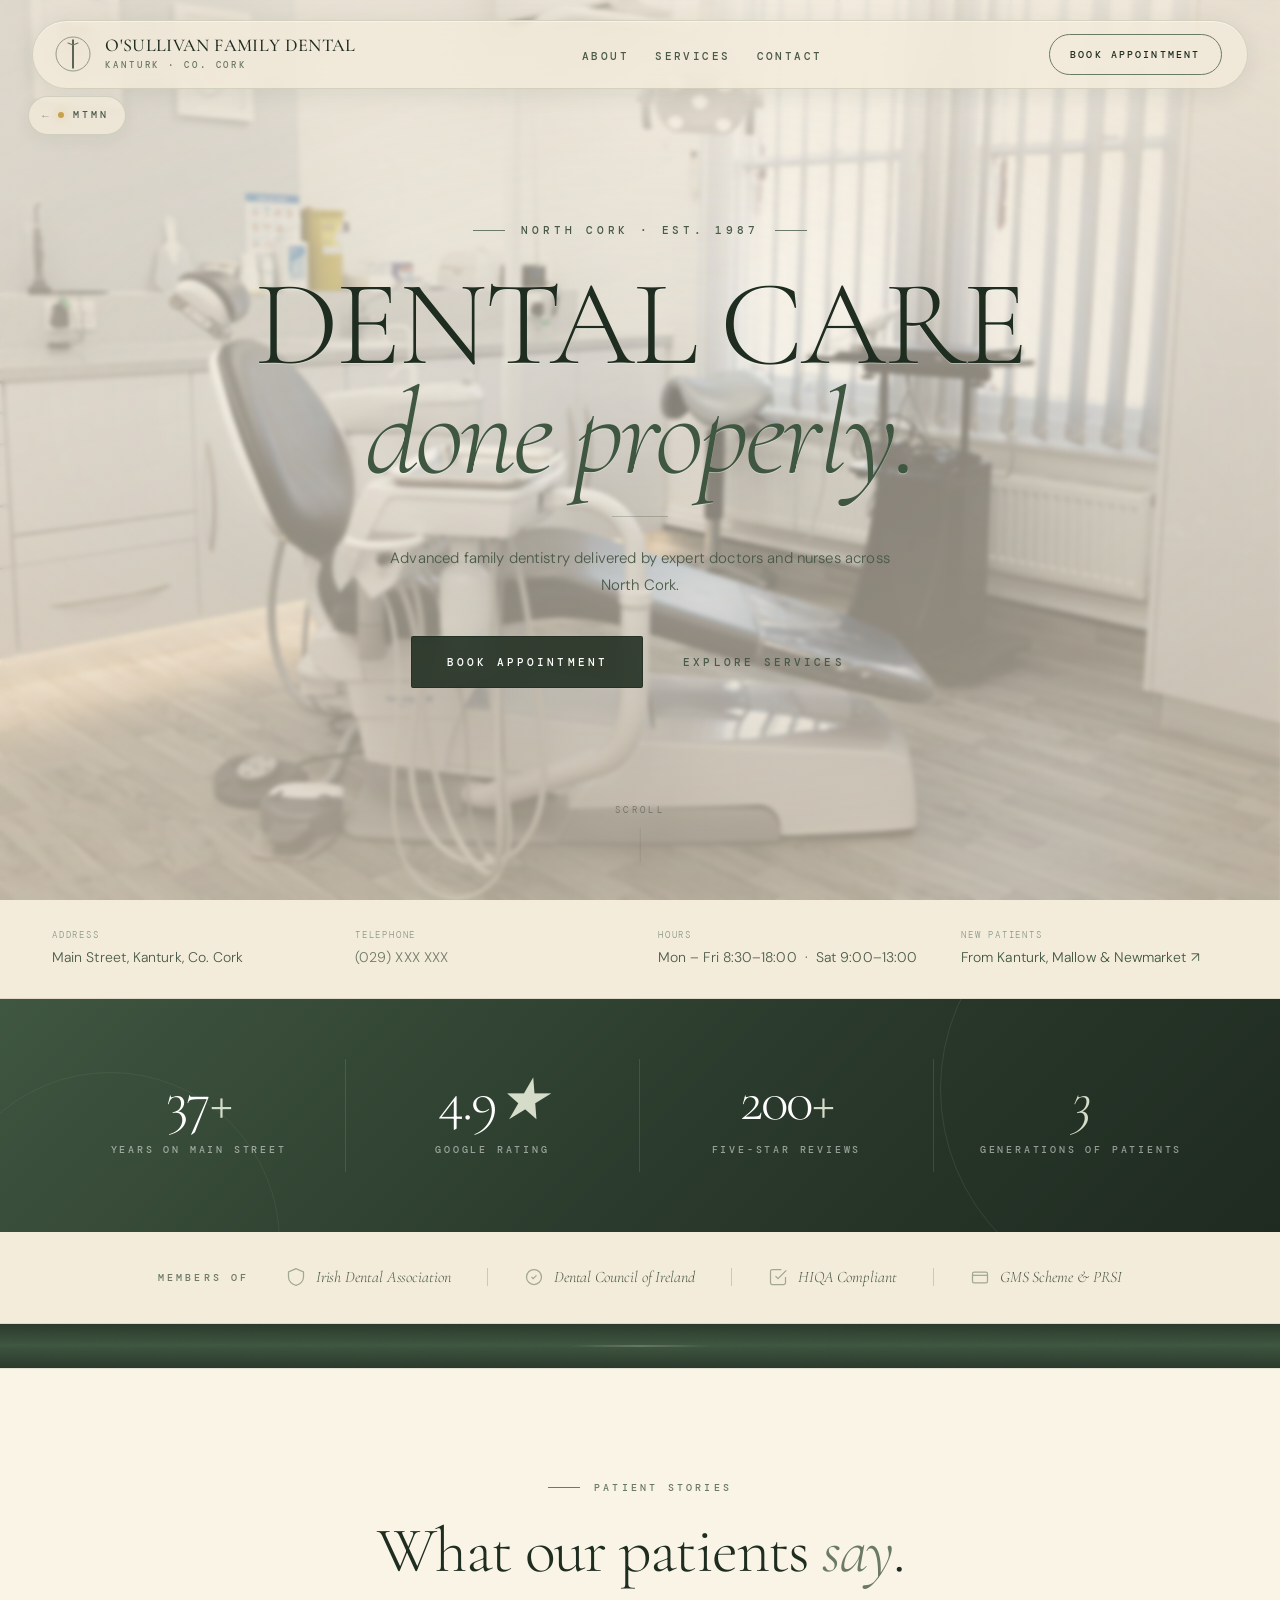
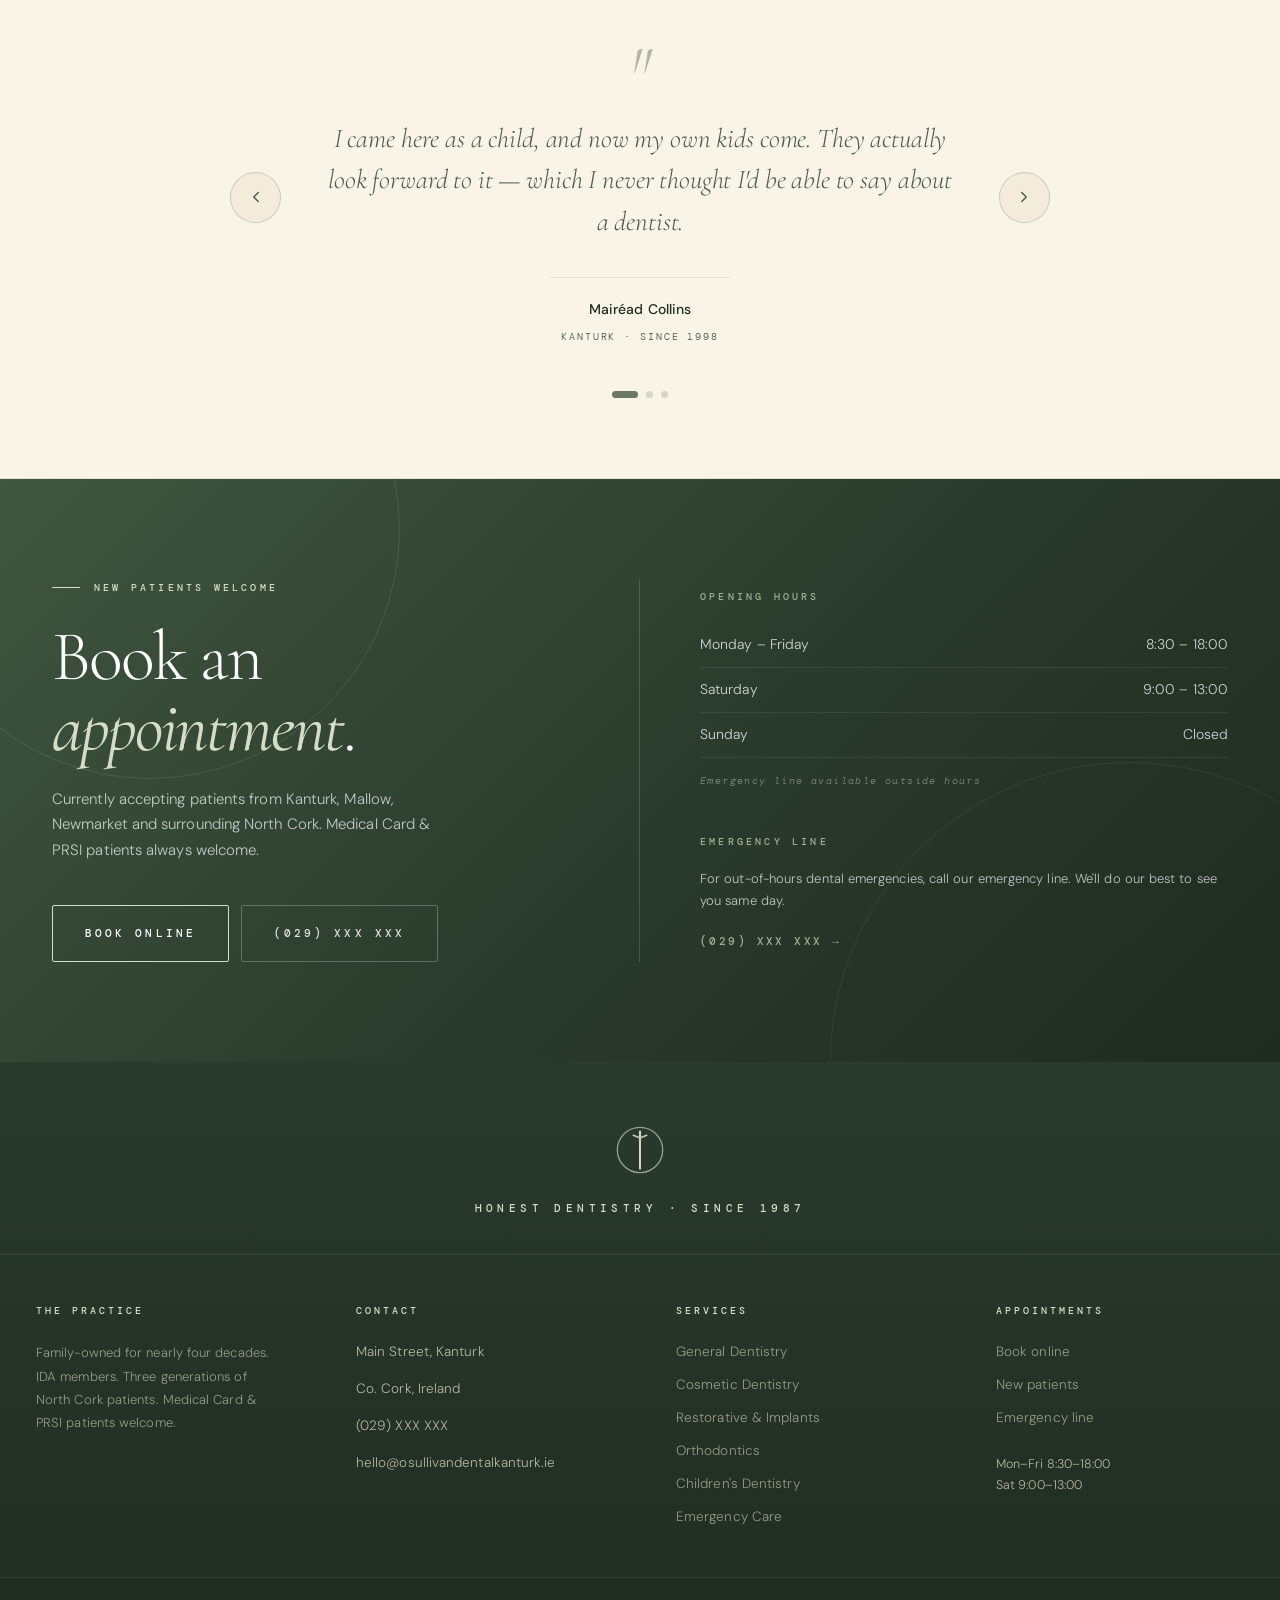
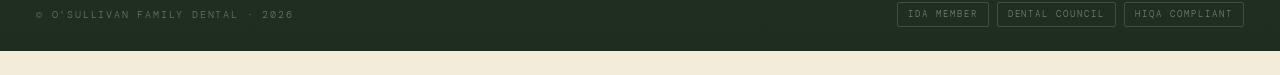
<file: index.html>
<!DOCTYPE html>
<html lang="en">
<head>
<meta charset="utf-8">
<meta http-equiv="refresh" content="0;url=demo-index.html">
<link rel="canonical" href="demo-index.html">
<title>O'Sullivan Family Dental</title>
</head>
<body></body>
</html>
</file>
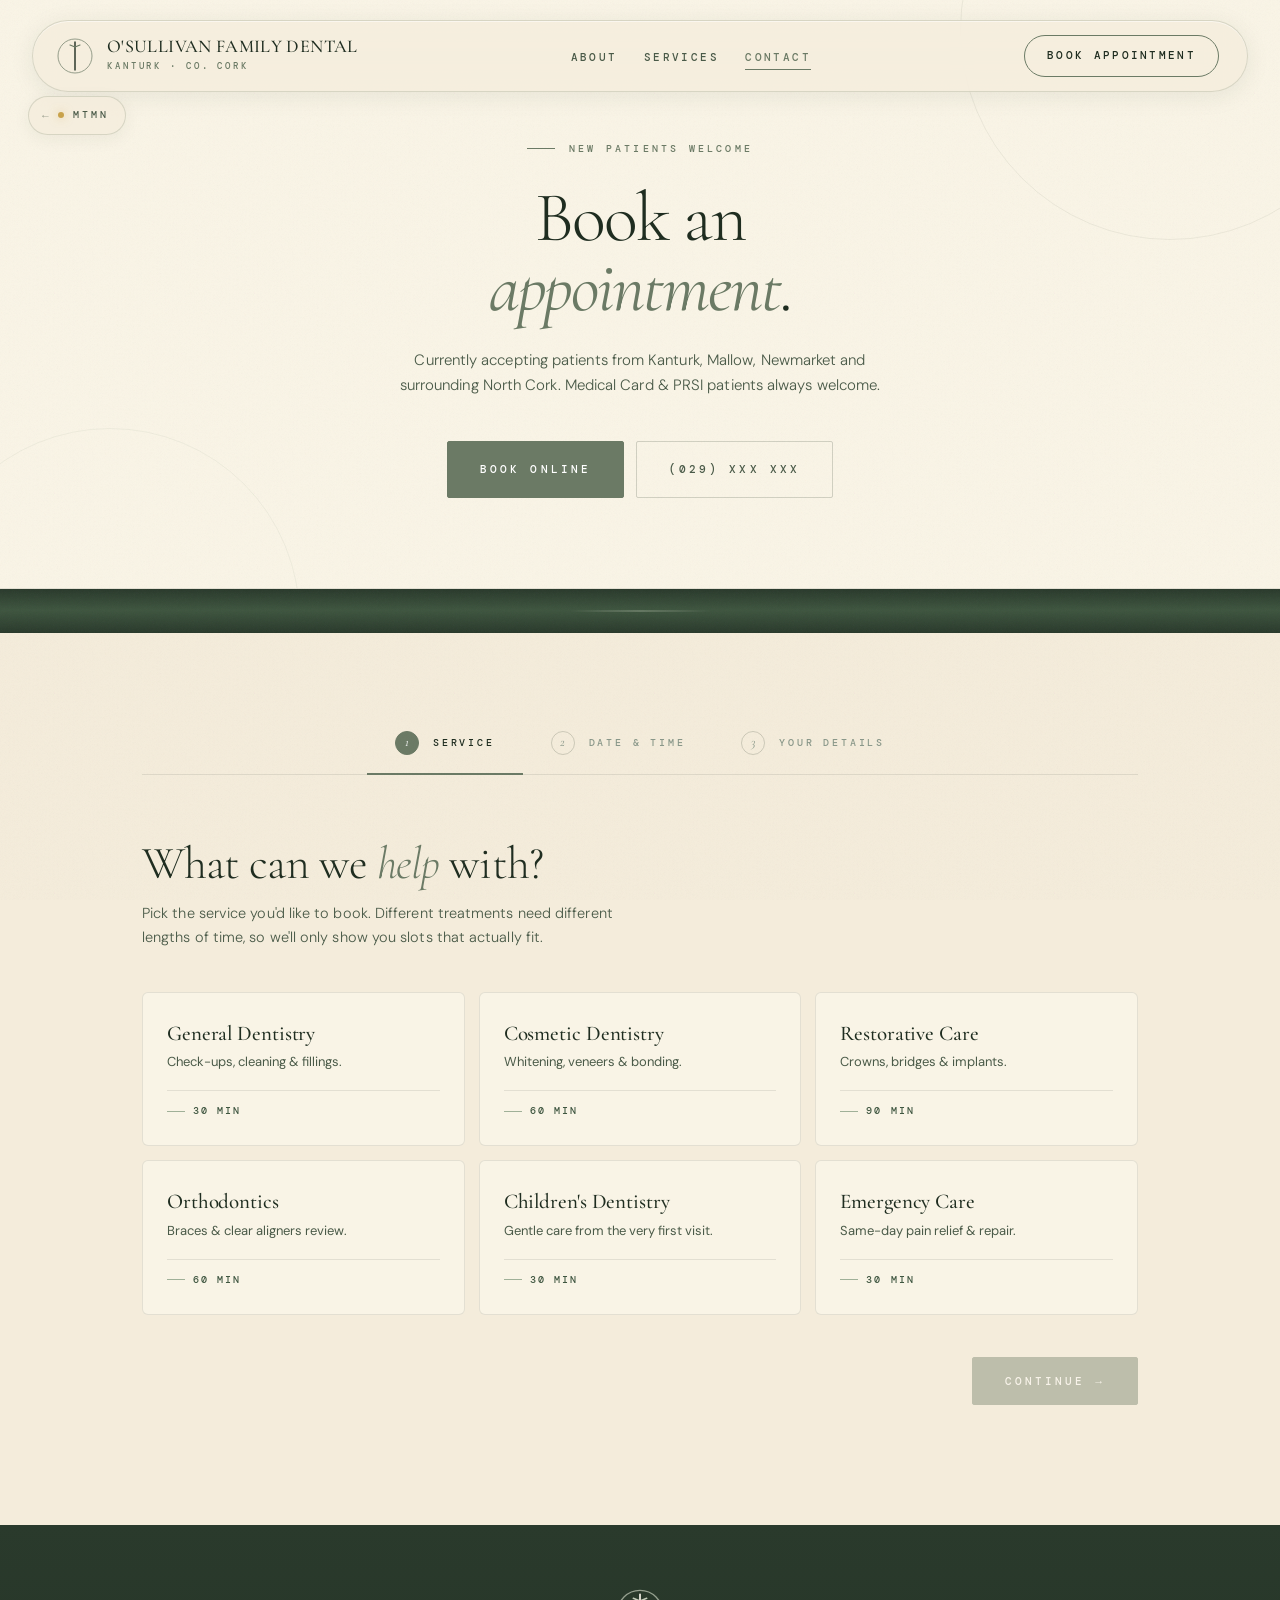
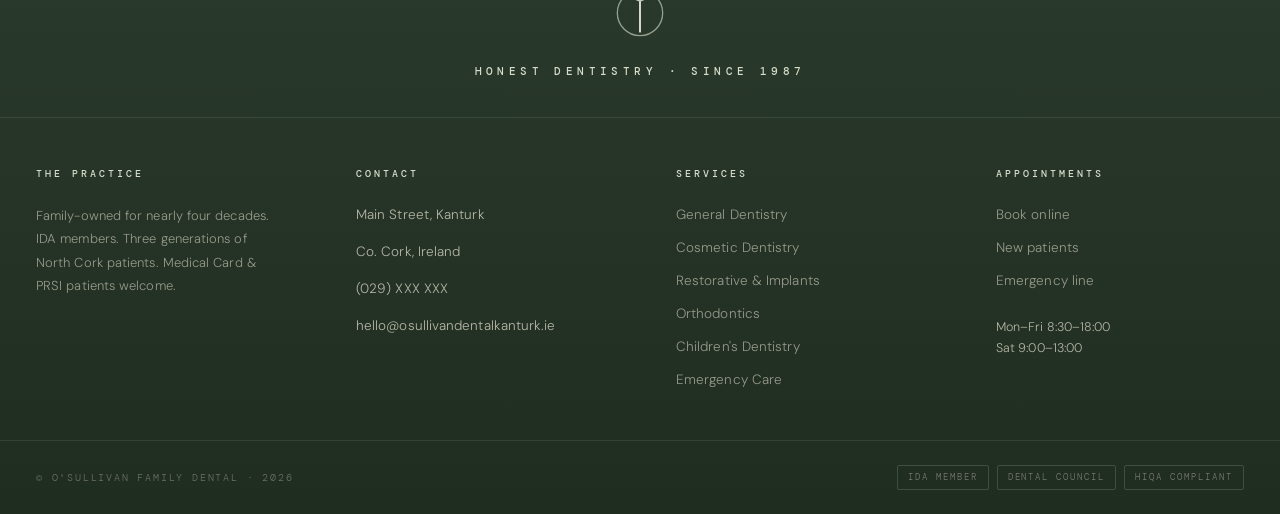
<file: demo-contact.html>
<!DOCTYPE html>
<html lang="en">
<head>
<meta charset="utf-8">
<meta name="viewport" content="width=device-width,initial-scale=1">
<title>Book an Appointment — O'Sullivan Family Dental, Kanturk</title>
<meta name="description" content="Book your appointment at O'Sullivan Family Dental, Main Street, Kanturk. Online booking or by phone — Medical Card and PRSI patients welcome.">
<link rel="preconnect" href="https://fonts.googleapis.com">
<link rel="preconnect" href="https://fonts.gstatic.com" crossorigin>
<link href="https://fonts.googleapis.com/css2?family=Cormorant+Garamond:ital,wght@0,300;0,400;0,500;0,600;1,300;1,400;1,500&family=DM+Sans:wght@300;400;500;600&family=DM+Mono:wght@400;500&display=swap" rel="stylesheet">
<link rel="stylesheet" href="demo-shared.css">
</head>
<body>

<!-- BACK TO MTMN -->
<a class="mtmn-back" href="https://mtmndigital.ie/" aria-label="Back to MTMN Digital">
  <span class="mtmn-back-arrow">←</span>
  <span class="mtmn-back-dot" aria-hidden="true"></span>
  <span>MTMN</span>
</a>

<!-- NAV -->
<nav id="mainNav">
  <div class="nav-brand">
    <a href="demo-index.html" style="display:flex;align-items:center;gap:14px">
      <svg class="nav-logo-mark" viewBox="0 0 36 36" fill="none">
        <circle cx="18" cy="18" r="17" stroke="#6B7A65" stroke-width="1" fill="none" opacity="0.7"/>
        <line x1="18" y1="4" x2="18" y2="32" stroke="#1F2D20" stroke-width="1.4" stroke-linecap="round"/>
        <line x1="18" y1="9" x2="23" y2="7" stroke="#6B7A65" stroke-width="1.2" stroke-linecap="round"/>
        <line x1="18" y1="9" x2="13" y2="7" stroke="#6B7A65" stroke-width="1.2" stroke-linecap="round"/>
      </svg>
      <div class="nav-brand-text">
        <div class="nav-brand-name">O'Sullivan Family Dental</div>
        <div class="nav-brand-sub">Kanturk · Co. Cork</div>
      </div>
    </a>
  </div>
  <ul>
    <li><a href="demo-about.html">About</a></li>
    <li><a href="demo-services.html">Services</a></li>
    <li><a href="demo-contact.html" class="active">Contact</a></li>
  </ul>
  <a class="nav-cta" href="#book">Book Appointment</a>
</nav>

<!-- MOBILE MENU -->
<button class="nav-mobile-trigger" id="navMobileTrigger" aria-expanded="false" aria-controls="navMobilePanel">
  <span>Menu</span>
  <svg class="nav-mobile-chev" viewBox="0 0 24 24" fill="none" stroke="currentColor" stroke-width="2.2" stroke-linecap="round"><path d="M6 9l6 6 6-6"/></svg>
</button>
<div class="nav-mobile-panel" id="navMobilePanel">
  <a href="demo-index.html">Home</a>
  <a href="demo-about.html">About</a>
  <a href="demo-services.html">Services</a>
  <a href="demo-contact.html" class="active">Contact</a>
</div>

<!-- BOOKING CTA — light, centered, no hours -->
<section class="booking-cta-light">
  <div class="booking-cta-inner-centered">
    <div class="booking-cta-label">New patients welcome</div>
    <h2 class="booking-cta-heading">Book an<br><em>appointment</em>.</h2>
    <p class="booking-cta-sub">Currently accepting patients from Kanturk, Mallow, Newmarket and surrounding North Cork. Medical Card &amp; PRSI patients always welcome.</p>
    <div class="booking-cta-actions">
      <a class="btn-book-main" href="#book">Book Online</a>
      <a class="btn-book-call" href="tel:+35329XXXXXX">(029) XXX XXX</a>
    </div>
  </div>
</section>

<div class="section-break"></div>

<!-- BOOKING CALENDAR -->
<section class="booking-calendar" id="book">
  <div class="booking-calendar-inner">

    <!-- Step indicator -->
    <div class="booking-steps-bar">
      <div class="booking-step-pill is-active" data-pill="1">
        <span class="step-num-circle">1</span><span>Service</span>
      </div>
      <div class="booking-step-pill" data-pill="2">
        <span class="step-num-circle">2</span><span>Date &amp; Time</span>
      </div>
      <div class="booking-step-pill" data-pill="3">
        <span class="step-num-circle">3</span><span>Your Details</span>
      </div>
    </div>

    <!-- STEP 1: Service -->
    <div class="booking-step-panel is-active" data-panel="1">
      <h2 class="booking-step-heading">What can we <em>help</em> with?</h2>
      <p class="booking-step-sub">Pick the service you'd like to book. Different treatments need different lengths of time, so we'll only show you slots that actually fit.</p>
      <div class="service-options" id="serviceOptions"><!-- rendered by JS --></div>
      <div class="booking-step-actions">
        <span></span>
        <button class="booking-next-btn" id="step1Next" disabled>Continue →</button>
      </div>
    </div>

    <!-- STEP 2: Date & Time -->
    <div class="booking-step-panel" data-panel="2">
      <h2 class="booking-step-heading">Pick a <em>date</em> &amp; time.</h2>
      <p class="booking-step-sub" id="step2Sub">Greyed-out times are already booked or don't have enough room before the next appointment.</p>
      <div class="calendar-wrap">
        <div>
          <div class="calendar">
            <div class="calendar-header">
              <div class="calendar-month" id="calendarMonth"></div>
              <div class="calendar-nav">
                <button class="calendar-nav-btn calendar-nav-prev" aria-label="Previous month">
                  <svg width="14" height="14" viewBox="0 0 24 24" fill="none" stroke="currentColor" stroke-width="1.8" stroke-linecap="round" stroke-linejoin="round"><path d="M15 18l-6-6 6-6"/></svg>
                </button>
                <button class="calendar-nav-btn calendar-nav-next" aria-label="Next month">
                  <svg width="14" height="14" viewBox="0 0 24 24" fill="none" stroke="currentColor" stroke-width="1.8" stroke-linecap="round" stroke-linejoin="round"><path d="M9 18l6-6-6-6"/></svg>
                </button>
              </div>
            </div>
            <div class="calendar-grid" id="calendarGrid"><!-- rendered by JS --></div>
          </div>
          <div class="calendar-key">
            <div class="calendar-key-item"><span class="calendar-key-swatch swatch-available"></span> Available</div>
            <div class="calendar-key-item"><span class="calendar-key-swatch swatch-selected"></span> Selected</div>
            <div class="calendar-key-item"><span class="calendar-key-swatch swatch-closed"></span> Closed / past</div>
          </div>
        </div>
        <div class="timeslots-panel" id="timeslotsPanel">
          <div class="timeslots-empty">Pick a day to see<br>available appointment times.</div>
        </div>
      </div>
      <div class="booking-step-actions">
        <button class="booking-back-link" data-back="1">← Back to service</button>
        <button class="booking-next-btn" id="step2Next" disabled>Continue →</button>
      </div>
    </div>

    <!-- STEP 3: Details -->
    <div class="booking-step-panel" data-panel="3">
      <h2 class="booking-step-heading">Last step — your <em>details</em>.</h2>
      <p class="booking-step-sub">We'll send a confirmation by phone or email. Nothing more — we don't share your details with anyone.</p>
      <div class="booking-details-grid">
        <div class="booking-summary" id="bookingSummary"><!-- rendered by JS --></div>
        <div class="booking-form" id="bookingForm">
          <div class="field-row">
            <div class="field-group">
              <label class="field-label" for="bf-firstname">First name</label>
              <input class="field-input" id="bf-firstname" type="text" autocomplete="given-name" required>
            </div>
            <div class="field-group">
              <label class="field-label" for="bf-lastname">Last name</label>
              <input class="field-input" id="bf-lastname" type="text" autocomplete="family-name" required>
            </div>
          </div>
          <div class="field-row">
            <div class="field-group">
              <label class="field-label" for="bf-phone">Phone</label>
              <input class="field-input" id="bf-phone" type="tel" autocomplete="tel" placeholder="+353 ..." required>
            </div>
            <div class="field-group">
              <label class="field-label" for="bf-email">Email</label>
              <input class="field-input" id="bf-email" type="email" autocomplete="email" placeholder="optional">
            </div>
          </div>
          <div class="field-group">
            <label class="field-label" for="bf-notes">Anything we should know? <span style="font-family:var(--serif);font-style:italic;text-transform:none;letter-spacing:0;color:var(--ink-faint);font-size:11px">(optional)</span></label>
            <textarea class="field-textarea" id="bf-notes" placeholder="Nervous patient, Medical Card holder, particular concern, anything at all..."></textarea>
          </div>
          <button class="booking-submit" id="bookingSubmit">Confirm appointment →</button>
        </div>
      </div>
      <div class="booking-step-actions">
        <button class="booking-back-link" data-back="2">← Back to date &amp; time</button>
        <span></span>
      </div>
    </div>

    <!-- STEP 4: Confirmation -->
    <div class="booking-step-panel" data-panel="4">
      <div class="booking-confirm">
        <div class="booking-confirm-tick">
          <svg width="32" height="32" viewBox="0 0 24 24" fill="none" stroke="currentColor" stroke-width="2" stroke-linecap="round" stroke-linejoin="round"><polyline points="20 6 9 17 4 12"/></svg>
        </div>
        <h3>Appointment <em>requested.</em></h3>
        <p>We've received your booking request. We'll be in touch shortly to confirm — usually within a few hours during practice hours.</p>
        <div class="booking-confirm-summary" id="confirmSummary"><!-- filled by JS --></div>
        <div>
          <button class="booking-secondary" id="bookingReset">Make another booking</button>
        </div>
      </div>
    </div>

  </div>
</section>

<!-- FOOTER -->
<footer>
  <div class="footer-mark">
    <div class="footer-mark-logo">
      <svg viewBox="0 0 36 36" fill="none">
        <circle cx="18" cy="18" r="17" stroke="#D5DCC9" stroke-width="1" fill="none" opacity="0.7"/>
        <line x1="18" y1="4" x2="18" y2="32" stroke="#FAF6EC" stroke-width="1.4" stroke-linecap="round"/>
        <line x1="18" y1="9" x2="23" y2="7" stroke="#D5DCC9" stroke-width="1.2" stroke-linecap="round"/>
        <line x1="18" y1="9" x2="13" y2="7" stroke="#D5DCC9" stroke-width="1.2" stroke-linecap="round"/>
      </svg>
    </div>
    <div class="footer-mark-tagline">Honest Dentistry · Since 1987</div>
  </div>
  <div class="footer-top">
    <div class="footer-panel">
      <div class="footer-panel-label">The Practice</div>
      <p>Family-owned for nearly four decades. IDA members. Three generations of North Cork patients. Medical Card &amp; PRSI patients welcome.</p>
    </div>
    <div class="footer-panel">
      <div class="footer-panel-label">Contact</div>
      <div class="footer-contact-item"><span class="footer-contact-val">Main Street, Kanturk</span></div>
      <div class="footer-contact-item"><span class="footer-contact-val">Co. Cork, Ireland</span></div>
      <div class="footer-contact-item" style="margin-top:14px"><a class="footer-contact-val" href="tel:+35329XXXXXX">(029) XXX XXX</a></div>
      <div class="footer-contact-item"><a class="footer-contact-val" href="mailto:hello@osullivandentalkanturk.ie">hello@osullivandentalkanturk.ie</a></div>
    </div>
    <div class="footer-panel">
      <div class="footer-panel-label">Services</div>
      <div class="footer-services-list">
        <a href="demo-services.html">General Dentistry</a>
        <a href="demo-services.html">Cosmetic Dentistry</a>
        <a href="demo-services.html">Restorative &amp; Implants</a>
        <a href="demo-services.html">Orthodontics</a>
        <a href="demo-services.html">Children's Dentistry</a>
        <a href="demo-services.html">Emergency Care</a>
      </div>
    </div>
    <div class="footer-panel">
      <div class="footer-panel-label">Appointments</div>
      <div class="footer-services-list">
        <a href="demo-contact.html#book">Book online</a>
        <a href="demo-contact.html">New patients</a>
        <a href="tel:+35329XXXXXX">Emergency line</a>
      </div>
      <div class="footer-contact-item" style="margin-top:24px">
        <span class="footer-contact-val" style="font-size:12.5px;line-height:1.7">Mon–Fri 8:30–18:00<br>Sat 9:00–13:00</span>
      </div>
    </div>
  </div>
  <div class="footer-bottom">
    <span class="footer-copy">© O'Sullivan Family Dental · 2026</span>
    <div class="footer-accreds">
      <span class="footer-accred">IDA Member</span>
      <span class="footer-accred">Dental Council</span>
      <span class="footer-accred">HIQA Compliant</span>
    </div>
  </div>
</footer>

<!-- MOBILE FAB -->
<a href="tel:+35329XXXXXX" class="mobile-call-fab" aria-label="Call the practice">
  <svg width="16" height="16" viewBox="0 0 24 24" fill="none" stroke="currentColor" stroke-width="2" stroke-linecap="round"><path d="M22 16.92v3a2 2 0 01-2.18 2 19.79 19.79 0 01-8.63-3.07 19.5 19.5 0 01-6-6 19.79 19.79 0 01-3.07-8.67A2 2 0 014.11 2h3a2 2 0 012 1.72c.13.96.37 1.9.72 2.81a2 2 0 01-.45 2.11L8.09 9.91a16 16 0 006 6l1.27-1.27a2 2 0 012.11-.45c.91.35 1.85.59 2.81.72A2 2 0 0122 16.92z"/></svg>
  Call us
</a>

<script src="demo-shared.js"></script>
<script>
// ════════════════════════════════════════════════════════════════════════
//  O'SULLIVAN FAMILY DENTAL — DEMO BOOKING ENGINE
//  Pure client-side, deterministic mock booking system.
//  No data is sent anywhere — this is a demo for the contact page.
// ════════════════════════════════════════════════════════════════════════

(function () {
  'use strict';

  // ── Bail early if not on the contact page ───────────────────────────────
  const root = document.querySelector('.booking-calendar');
  if (!root) return;

  // ── DATA ────────────────────────────────────────────────────────────────
  const SERVICES = [
    { id: 'general',     name: 'General Dentistry',     desc: 'Check-ups, cleaning & fillings.',         duration: 30 },
    { id: 'cosmetic',    name: 'Cosmetic Dentistry',    desc: 'Whitening, veneers & bonding.',           duration: 60 },
    { id: 'restorative', name: 'Restorative Care',      desc: 'Crowns, bridges & implants.',             duration: 90 },
    { id: 'orthodontic', name: 'Orthodontics',          desc: 'Braces & clear aligners review.',         duration: 60 },
    { id: 'children',    name: "Children's Dentistry",  desc: 'Gentle care from the very first visit.',  duration: 30 },
    { id: 'emergency',   name: 'Emergency Care',        desc: 'Same-day pain relief & repair.',          duration: 30 }
  ];

  // 0 = Sunday ... 6 = Saturday
  const HOURS = {
    0: null,
    1: { open: '08:30', close: '18:00' },
    2: { open: '08:30', close: '18:00' },
    3: { open: '08:30', close: '18:00' },
    4: { open: '08:30', close: '18:00' },
    5: { open: '08:30', close: '18:00' },
    6: { open: '09:00', close: '13:00' }
  };

  const SLOT_LEN = 30; // minutes
  const DOW_NAMES_LONG = ['Sunday', 'Monday', 'Tuesday', 'Wednesday', 'Thursday', 'Friday', 'Saturday'];
  const DOW_HEADERS = ['Mon', 'Tue', 'Wed', 'Thu', 'Fri', 'Sat', 'Sun']; // European week
  const MONTH_NAMES = ['January', 'February', 'March', 'April', 'May', 'June',
                       'July', 'August', 'September', 'October', 'November', 'December'];

  // ── STATE ───────────────────────────────────────────────────────────────
  const state = {
    service: null,       // SERVICES item
    date: null,          // Date object (midnight, local)
    time: null,          // 'HH:MM'
    customer: null,      // { firstName, lastName, phone, email, notes }
    step: 1,
    monthOffset: 0       // 0 = current month, max 6
  };

  // ── HELPERS ─────────────────────────────────────────────────────────────
  const pad2 = n => String(n).padStart(2, '0');

  const minsToTime = m => `${pad2(Math.floor(m / 60))}:${pad2(m % 60)}`;
  const timeToMins = t => {
    const [h, m] = t.split(':').map(Number);
    return h * 60 + m;
  };

  const sameDay = (a, b) =>
    a && b && a.getFullYear() === b.getFullYear() &&
    a.getMonth() === b.getMonth() && a.getDate() === b.getDate();

  const startOfDay = d => {
    const x = new Date(d);
    x.setHours(0, 0, 0, 0);
    return x;
  };

  // Deterministic pseudo-random per (date, slotIdx) — so a given day/slot
  // is consistently "booked" or "free" across re-renders.
  function seededRand(date, slotIdx) {
    const y = date.getFullYear();
    const m = date.getMonth() + 1;
    const d = date.getDate();
    const seed = (y * 10000 + m * 100 + d) * 9301 + slotIdx * 49297;
    return (seed % 233280) / 233280;
  }

  // ── DOM REFS ────────────────────────────────────────────────────────────
  const el = {
    pills: root.querySelectorAll('.booking-step-pill'),
    panels: root.querySelectorAll('.booking-step-panel'),

    serviceOptions: root.querySelector('#serviceOptions'),
    step1Next: root.querySelector('#step1Next'),

    calendarMonth: root.querySelector('#calendarMonth'),
    calendarGrid: root.querySelector('#calendarGrid'),
    calPrev: root.querySelector('.calendar-nav-prev'),
    calNext: root.querySelector('.calendar-nav-next'),
    timeslotsPanel: root.querySelector('#timeslotsPanel'),
    step2Next: root.querySelector('#step2Next'),

    bookingSummary: root.querySelector('#bookingSummary'),
    bfFirstname: root.querySelector('#bf-firstname'),
    bfLastname: root.querySelector('#bf-lastname'),
    bfPhone: root.querySelector('#bf-phone'),
    bfEmail: root.querySelector('#bf-email'),
    bfNotes: root.querySelector('#bf-notes'),
    bookingSubmit: root.querySelector('#bookingSubmit'),

    confirmSummary: root.querySelector('#confirmSummary'),
    bookingReset: root.querySelector('#bookingReset'),

    backBtns: root.querySelectorAll('.booking-back-link')
  };

  // ── STEP NAVIGATION ─────────────────────────────────────────────────────
  function goToStep(n) {
    state.step = n;

    el.panels.forEach(p => {
      p.classList.toggle('is-active', Number(p.dataset.panel) === n);
    });

    el.pills.forEach(pill => {
      const pn = Number(pill.dataset.pill);
      pill.classList.toggle('is-active', pn === n);
      pill.classList.toggle('is-done', pn < n && n <= 3);
      // Once we reach step 4 (confirmation), all pills are done.
      if (n === 4) {
        pill.classList.remove('is-active');
        pill.classList.add('is-done');
      }
    });

    // Allow tapping an earlier pill to go back (only if reached)
    el.pills.forEach(pill => {
      const pn = Number(pill.dataset.pill);
      pill.style.cursor = pn < state.step ? 'pointer' : '';
    });
  }

  el.pills.forEach(pill => {
    pill.addEventListener('click', () => {
      const pn = Number(pill.dataset.pill);
      // Only allow jumping back, never forward without completing the step
      if (pn < state.step && state.step < 4) goToStep(pn);
    });
  });

  el.backBtns.forEach(btn => {
    btn.addEventListener('click', () => {
      const target = Number(btn.dataset.back);
      if (target) goToStep(target);
    });
  });

  // ── STEP 1: SERVICE PICKER ──────────────────────────────────────────────
  function renderServices() {
    el.serviceOptions.innerHTML = SERVICES.map(s => `
      <button type="button" class="service-option" data-service="${s.id}">
        <div class="service-option-name">${s.name}</div>
        <div class="service-option-desc">${s.desc}</div>
        <div class="service-option-duration">${s.duration} min</div>
      </button>
    `).join('');

    el.serviceOptions.querySelectorAll('.service-option').forEach(btn => {
      btn.addEventListener('click', () => {
        const id = btn.dataset.service;
        state.service = SERVICES.find(s => s.id === id);

        el.serviceOptions.querySelectorAll('.service-option')
          .forEach(b => b.classList.toggle('is-selected', b === btn));

        el.step1Next.disabled = false;

        // Changing service invalidates a previously chosen time
        if (state.time) {
          state.time = null;
          el.step2Next.disabled = true;
          if (state.date) renderTimeslots();
        }
      });
    });
  }

  el.step1Next.addEventListener('click', () => {
    if (!state.service) return;
    goToStep(2);
    renderCalendar();
    if (state.date) renderTimeslots();
  });

  // ── STEP 2: CALENDAR ────────────────────────────────────────────────────
  function renderCalendar() {
    const today = startOfDay(new Date());
    const baseMonth = new Date(today.getFullYear(), today.getMonth() + state.monthOffset, 1);

    el.calendarMonth.innerHTML =
      `${MONTH_NAMES[baseMonth.getMonth()]}<em>${baseMonth.getFullYear()}</em>`;

    el.calPrev.disabled = state.monthOffset <= 0;
    el.calNext.disabled = state.monthOffset >= 6;

    // Build grid
    let html = '';
    DOW_HEADERS.forEach(d => { html += `<div class="calendar-dow">${d}</div>`; });

    // First day of month, normalised to Mon=0..Sun=6
    const firstDow = (baseMonth.getDay() + 6) % 7;
    const daysInMonth = new Date(baseMonth.getFullYear(), baseMonth.getMonth() + 1, 0).getDate();
    const daysInPrevMonth = new Date(baseMonth.getFullYear(), baseMonth.getMonth(), 0).getDate();

    // 42 cells (6 rows × 7 cols)
    for (let i = 0; i < 42; i++) {
      const dayOffset = i - firstDow;
      let cellDate, isOtherMonth = false;

      if (dayOffset < 0) {
        cellDate = new Date(baseMonth.getFullYear(), baseMonth.getMonth() - 1, daysInPrevMonth + dayOffset + 1);
        isOtherMonth = true;
      } else if (dayOffset >= daysInMonth) {
        cellDate = new Date(baseMonth.getFullYear(), baseMonth.getMonth() + 1, dayOffset - daysInMonth + 1);
        isOtherMonth = true;
      } else {
        cellDate = new Date(baseMonth.getFullYear(), baseMonth.getMonth(), dayOffset + 1);
      }

      const dow = cellDate.getDay();
      const isPast = cellDate < today;
      const isClosed = HOURS[dow] === null;
      const isToday = sameDay(cellDate, today);
      const isSelected = sameDay(cellDate, state.date);

      const cls = ['calendar-day'];
      if (isOtherMonth) cls.push('is-other-month');
      if (isPast && !isOtherMonth) cls.push('is-past');
      if (isClosed && !isOtherMonth && !isPast) cls.push('is-closed');
      if (isToday) cls.push('is-today');
      if (isSelected) cls.push('is-selected');

      const disabled = isOtherMonth || isPast || isClosed;
      const iso = `${cellDate.getFullYear()}-${pad2(cellDate.getMonth() + 1)}-${pad2(cellDate.getDate())}`;

      html += `<button type="button" class="${cls.join(' ')}" data-date="${iso}"${disabled ? ' disabled' : ''}>${cellDate.getDate()}</button>`;
    }

    el.calendarGrid.innerHTML = html;

    // Wire day clicks
    el.calendarGrid.querySelectorAll('.calendar-day').forEach(btn => {
      if (btn.disabled) return;
      btn.addEventListener('click', () => {
        const [y, m, d] = btn.dataset.date.split('-').map(Number);
        const newDate = new Date(y, m - 1, d);
        state.date = newDate;
        state.time = null;
        el.step2Next.disabled = true;

        // Update selected highlight without full re-render
        el.calendarGrid.querySelectorAll('.calendar-day.is-selected')
          .forEach(c => c.classList.remove('is-selected'));
        btn.classList.add('is-selected');

        renderTimeslots();
      });
    });
  }

  el.calPrev.addEventListener('click', () => {
    if (state.monthOffset <= 0) return;
    state.monthOffset--;
    renderCalendar();
  });
  el.calNext.addEventListener('click', () => {
    if (state.monthOffset >= 6) return;
    state.monthOffset++;
    renderCalendar();
  });

  // ── TIMESLOT GENERATION & RENDERING ─────────────────────────────────────
  function generateSlotsForDate(date) {
    const dow = date.getDay();
    const hours = HOURS[dow];
    if (!hours) return [];

    const openMin = timeToMins(hours.open);
    const closeMin = timeToMins(hours.close);
    const slots = [];

    for (let m = openMin, idx = 0; m + SLOT_LEN <= closeMin; m += SLOT_LEN, idx++) {
      const booked = seededRand(date, idx) < 0.42;
      slots.push({
        time: minsToTime(m),
        booked,
        idx
      });
    }
    return slots;
  }

  function renderTimeslots() {
    if (!state.date || !state.service) {
      el.timeslotsPanel.innerHTML = `<div class="timeslots-empty">Pick a day to see<br>available appointment times.</div>`;
      return;
    }

    const dow = state.date.getDay();
    const hours = HOURS[dow];
    const dayName = DOW_NAMES_LONG[dow];

    if (!hours) {
      el.timeslotsPanel.innerHTML = `
        <div class="timeslots-header">
          <div class="timeslots-day-name">${dayName}</div>
          <div class="timeslots-day-meta">Closed — please pick another day.</div>
        </div>`;
      return;
    }

    const slots = generateSlotsForDate(state.date);
    const slotsNeeded = Math.ceil(state.service.duration / SLOT_LEN);

    // Mark slot at index i as fittable if slots[i..i+slotsNeeded-1] all exist
    // and none are booked.
    const fittable = slots.map((_, i) => {
      if (i + slotsNeeded > slots.length) return false;
      for (let k = 0; k < slotsNeeded; k++) {
        if (slots[i + k].booked) return false;
      }
      return true;
    });

    const longDateStr = state.date.toLocaleDateString('en-IE', {
      weekday: 'long', day: 'numeric', month: 'long'
    });

    let html = `
      <div class="timeslots-header">
        <div class="timeslots-day-name">${longDateStr}</div>
        <div class="timeslots-day-meta">Open ${hours.open} – ${hours.close} · ${state.service.name} (${state.service.duration} min)</div>
      </div>
      <div class="timeslots-grid">`;

    slots.forEach((slot, i) => {
      const cls = ['timeslot'];
      let disabled = false;

      if (slot.booked) {
        cls.push('is-booked');
        disabled = true;
      } else if (!fittable[i]) {
        cls.push('is-too-short');
        disabled = true;
      }
      if (state.time === slot.time) cls.push('is-selected');

      html += `<button type="button" class="${cls.join(' ')}" data-time="${slot.time}"${disabled ? ' disabled' : ''}>${slot.time}</button>`;
    });

    html += `</div>`;

    // Helpful note when nothing fits
    const anyFittable = fittable.some(Boolean);
    if (!anyFittable) {
      html += `<div class="timeslots-note">No slots long enough for ${state.service.name} on this day. Try another date or a shorter service.</div>`;
    }

    el.timeslotsPanel.innerHTML = html;

    el.timeslotsPanel.querySelectorAll('.timeslot:not(:disabled)').forEach(btn => {
      btn.addEventListener('click', () => {
        state.time = btn.dataset.time;
        el.timeslotsPanel.querySelectorAll('.timeslot.is-selected')
          .forEach(b => b.classList.remove('is-selected'));
        btn.classList.add('is-selected');
        el.step2Next.disabled = false;
      });
    });
  }

  el.step2Next.addEventListener('click', () => {
    if (!state.date || !state.time) return;
    goToStep(3);
    renderSummary();
  });

  // ── STEP 3: SUMMARY + FORM ──────────────────────────────────────────────
  function buildSummaryRows() {
    const dateStr = state.date.toLocaleDateString('en-IE', {
      weekday: 'long', day: 'numeric', month: 'long', year: 'numeric'
    });
    return [
      ['Service',  state.service.name],
      ['Date',     dateStr],
      ['Time',     state.time],
      ['Duration', `${state.service.duration} minutes`]
    ];
  }

  function renderSummary() {
    const rows = buildSummaryRows();
    el.bookingSummary.innerHTML = `
      <div class="booking-summary-title">Your appointment</div>
      ${rows.map(([k, v]) => `
        <div class="booking-summary-row">
          <span class="booking-summary-label">${k}</span>
          <span class="booking-summary-value">${v}</span>
        </div>
      `).join('')}
    `;
  }

  el.bookingSubmit.addEventListener('click', e => {
    e.preventDefault();

    const firstName = el.bfFirstname.value.trim();
    const lastName  = el.bfLastname.value.trim();
    const phone     = el.bfPhone.value.trim();
    const email     = el.bfEmail.value.trim();
    const notes     = el.bfNotes.value.trim();

    // Reset previous error states
    [el.bfFirstname, el.bfLastname, el.bfPhone].forEach(i => i.classList.remove('is-error'));

    let valid = true;
    if (!firstName) { el.bfFirstname.classList.add('is-error'); valid = false; }
    if (!lastName)  { el.bfLastname.classList.add('is-error');  valid = false; }
    if (!phone)     { el.bfPhone.classList.add('is-error');     valid = false; }

    if (!valid) {
      // Focus the first error
      const firstErr = root.querySelector('.field-input.is-error');
      if (firstErr) firstErr.focus();
      return;
    }

    state.customer = { firstName, lastName, phone, email, notes };
    renderConfirmation();
    goToStep(4);

    // Smooth scroll the confirmation into view
    setTimeout(() => {
      root.scrollIntoView({ behavior: 'smooth', block: 'start' });
    }, 60);
  });

  // Clear the error class as the user types
  [el.bfFirstname, el.bfLastname, el.bfPhone].forEach(input => {
    input.addEventListener('input', () => input.classList.remove('is-error'));
  });

  function escapeHTML(str) {
    const d = document.createElement('div');
    d.appendChild(document.createTextNode(String(str)));
    return d.innerHTML;
  }

// ── STEP 4: CONFIRMATION ────────────────────────────────────────────────
  function renderConfirmation() {
    const rows = buildSummaryRows();
    rows.push(['Name', `${escapeHTML(state.customer.firstName)} ${escapeHTML(state.customer.lastName)}`]);
    rows.push(['Phone', escapeHTML(state.customer.phone)]);
    if (state.customer.email) rows.push(['Email', escapeHTML(state.customer.email)]);

    el.confirmSummary.innerHTML = rows.map(([k, v]) => `
      <div class="booking-summary-row">
        <span class="booking-summary-label">${k}</span>
        <span class="booking-summary-value">${v}</span>
      </div>
    `).join('');
  }

  el.bookingReset.addEventListener('click', () => {
    // Clear state
    state.service = null;
    state.date = null;
    state.time = null;
    state.customer = null;
    state.monthOffset = 0;

    // Clear UI
    el.serviceOptions.querySelectorAll('.service-option.is-selected')
      .forEach(b => b.classList.remove('is-selected'));
    el.step1Next.disabled = true;
    el.step2Next.disabled = true;
    el.bfFirstname.value = '';
    el.bfLastname.value = '';
    el.bfPhone.value = '';
    el.bfEmail.value = '';
    el.bfNotes.value = '';
    el.timeslotsPanel.innerHTML = `<div class="timeslots-empty">Pick a day to see<br>available appointment times.</div>`;

    goToStep(1);

    setTimeout(() => {
      root.scrollIntoView({ behavior: 'smooth', block: 'start' });
    }, 60);
  });

  // ── INIT ────────────────────────────────────────────────────────────────
  renderServices();
  goToStep(1);

})();

</script>
</body>
</html>
</file>
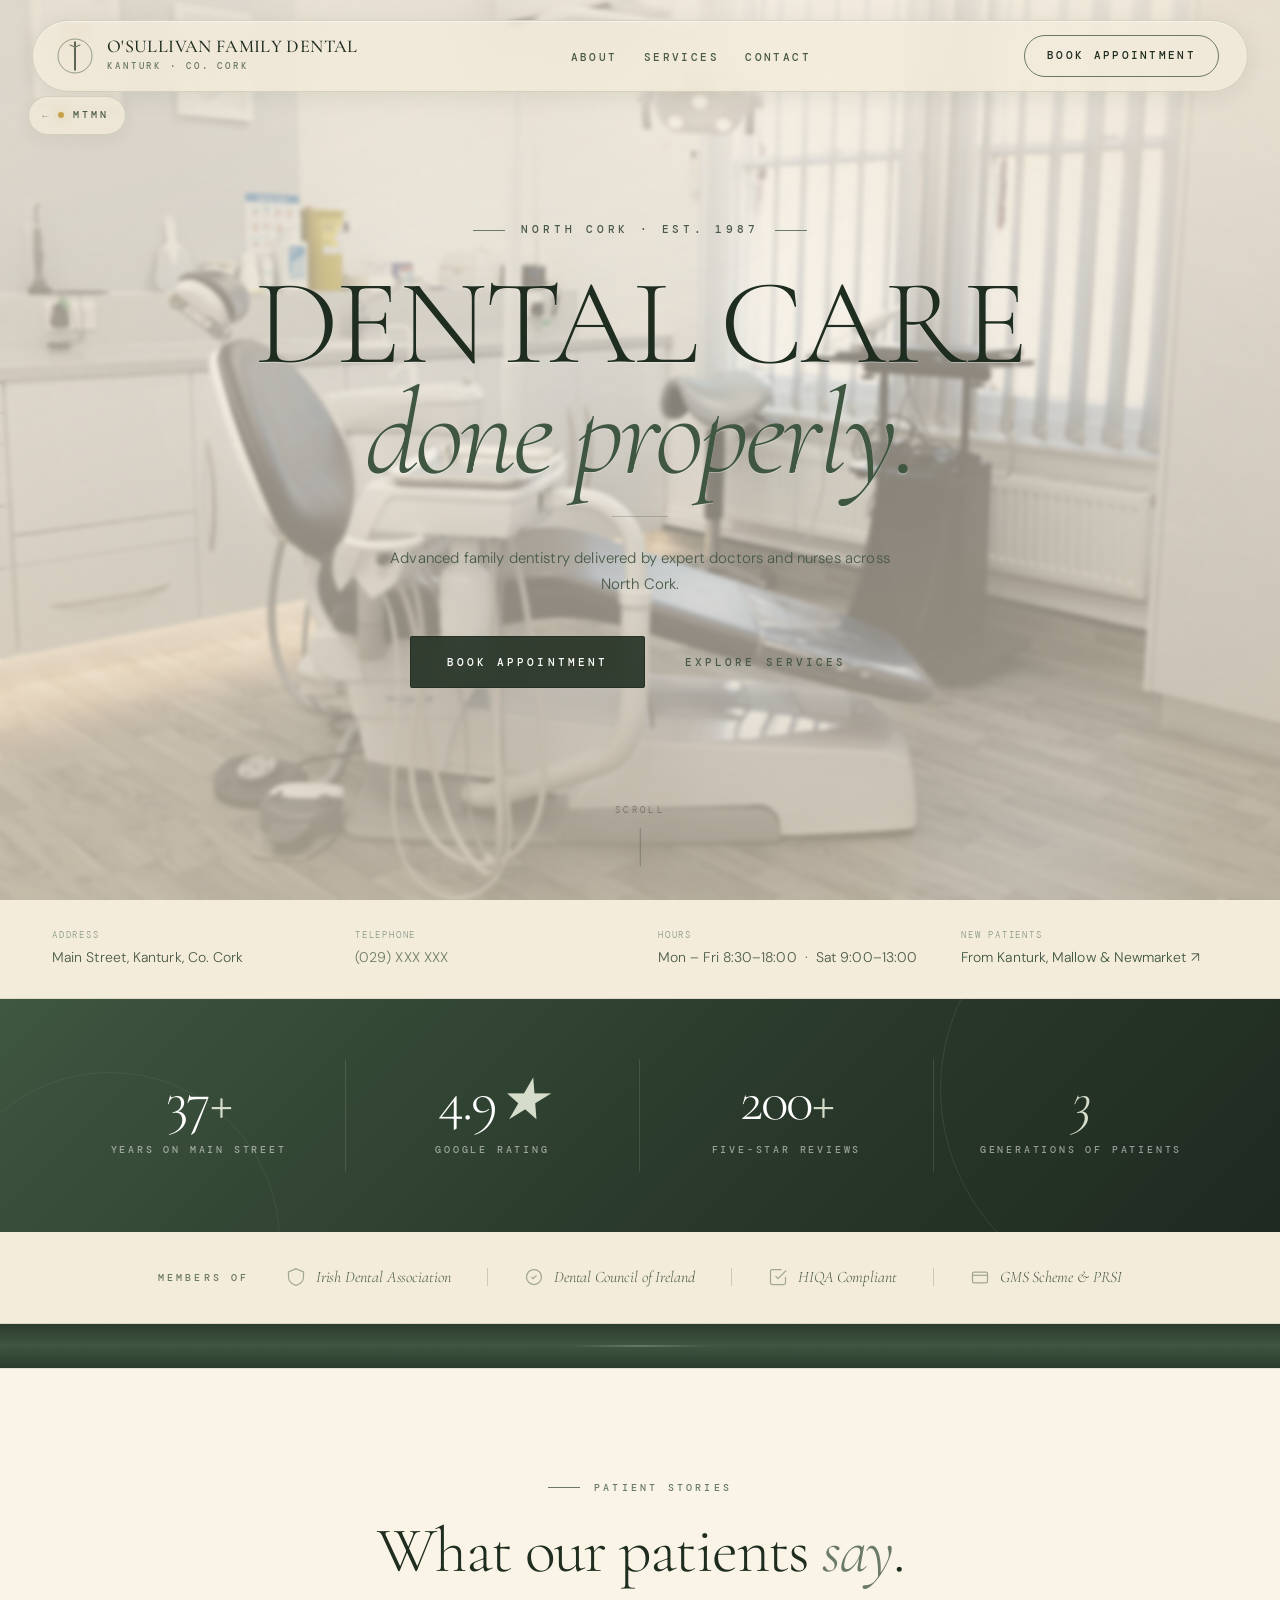
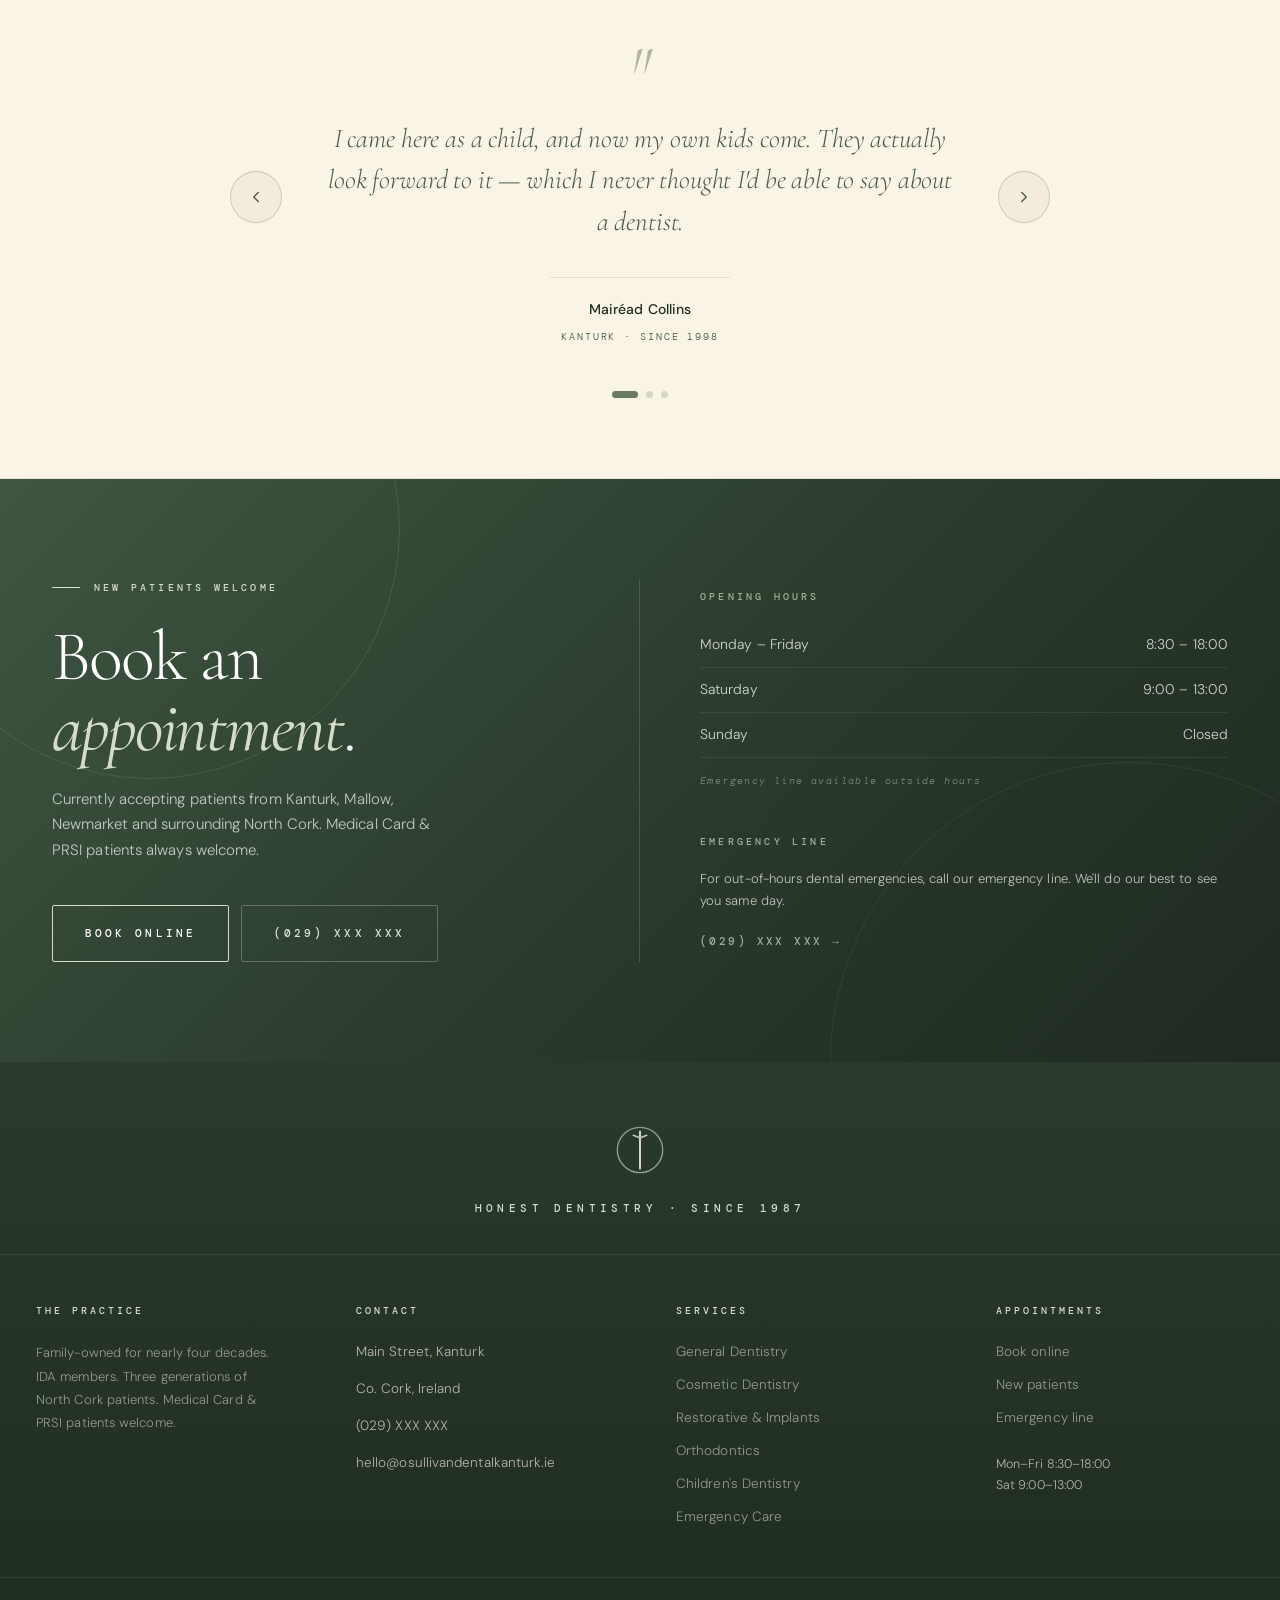
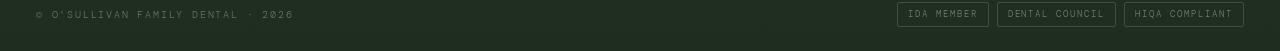
<file: demo-index.html>
<!DOCTYPE html>
<html lang="en">
<head>
<meta charset="utf-8">
<meta name="viewport" content="width=device-width,initial-scale=1">
<title>O'Sullivan Family Dental — Kanturk, Co. Cork</title>
<meta name="description" content="O'Sullivan Family Dental has been caring for smiles in Kanturk, Mallow and across North Cork since 1987. Medical Card (GMS) holders and PRSI patients welcome.">
<link rel="preconnect" href="https://fonts.googleapis.com">
<link rel="preconnect" href="https://fonts.gstatic.com" crossorigin>
<link href="https://fonts.googleapis.com/css2?family=Cormorant+Garamond:ital,wght@0,300;0,400;0,500;0,600;1,300;1,400;1,500&family=DM+Sans:wght@300;400;500;600&family=DM+Mono:wght@400;500&display=swap" rel="stylesheet">
<link rel="stylesheet" href="demo-shared.css">
</head>
<body>

<!-- BACK TO MTMN -->
<a class="mtmn-back" href="https://mtmndigital.ie/" aria-label="Back to MTMN Digital">
  <span class="mtmn-back-arrow">←</span>
  <span class="mtmn-back-dot" aria-hidden="true"></span>
  <span>MTMN</span>
</a>

<!-- NAV -->
<nav id="mainNav">
  <div class="nav-brand">
    <a href="demo-index.html" style="display:flex;align-items:center;gap:14px">
      <svg class="nav-logo-mark" viewBox="0 0 36 36" fill="none">
        <circle cx="18" cy="18" r="17" stroke="#6B7A65" stroke-width="1" fill="none" opacity="0.7"/>
        <line x1="18" y1="4" x2="18" y2="32" stroke="#1F2D20" stroke-width="1.4" stroke-linecap="round"/>
        <line x1="18" y1="9" x2="23" y2="7" stroke="#6B7A65" stroke-width="1.2" stroke-linecap="round"/>
        <line x1="18" y1="9" x2="13" y2="7" stroke="#6B7A65" stroke-width="1.2" stroke-linecap="round"/>
      </svg>
      <div class="nav-brand-text">
        <div class="nav-brand-name">O'Sullivan Family Dental</div>
        <div class="nav-brand-sub">Kanturk · Co. Cork</div>
      </div>
    </a>
  </div>
  <ul>
    <li><a href="demo-about.html">About</a></li>
    <li><a href="demo-services.html">Services</a></li>
    <li><a href="demo-contact.html">Contact</a></li>
  </ul>
  <a class="nav-cta" href="demo-contact.html#book">Book Appointment</a>
</nav>

<!-- MOBILE MENU -->
<button class="nav-mobile-trigger" id="navMobileTrigger" aria-expanded="false" aria-controls="navMobilePanel">
  <span>Menu</span>
  <svg class="nav-mobile-chev" viewBox="0 0 24 24" fill="none" stroke="currentColor" stroke-width="2.2" stroke-linecap="round"><path d="M6 9l6 6 6-6"/></svg>
</button>
<div class="nav-mobile-panel" id="navMobilePanel">
  <a href="demo-index.html" class="active">Home</a>
  <a href="demo-about.html">About</a>
  <a href="demo-services.html">Services</a>
  <a href="demo-contact.html">Contact</a>
</div>

<!-- HERO -->
<section class="hero">
  <div class="hero-bg">
    <img src="images/practise/practice.jpg"
         alt="O'Sullivan Family Dental — modern surgery with river views in Kanturk"
         loading="eager">
  </div>
  <div class="hero-overlay"></div>
  <div class="hero-content-center">
    <div class="hero-eyebrow">North Cork · Est. 1987</div>
    <h1>Dental care<br><em>done properly.</em></h1>
    <div class="hero-divider"></div>
    <p class="hero-lede">Advanced family dentistry delivered by expert doctors and nurses across North Cork.</p>
    <div class="hero-actions">
      <a class="btn-hero-primary" href="demo-contact.html#book">Book Appointment</a>
      <a class="btn-hero-secondary" href="demo-services.html">Explore Services</a>
    </div>
  </div>
  <div class="hero-scroll">
    <span>Scroll</span>
    <div class="hero-scroll-line"></div>
  </div>
</section>

<!-- HERO META BAR -->
<div class="hero-meta-bar">
  <div class="hero-meta-bar-inner">
    <div class="hero-meta">
      <span class="hero-meta-label">Address</span>
      <span class="hero-meta-val">Main Street, Kanturk, Co. Cork</span>
    </div>
    <div class="hero-meta">
      <span class="hero-meta-label">Telephone</span>
      <span class="hero-meta-val"><a href="tel:+35329XXXXXX">(029) XXX XXX</a></span>
    </div>
    <div class="hero-meta">
      <span class="hero-meta-label">Hours</span>
      <span class="hero-meta-val">Mon – Fri 8:30–18:00 &nbsp;·&nbsp; Sat 9:00–13:00</span>
    </div>
    <div class="hero-meta">
      <span class="hero-meta-label">New patients</span>
      <span class="hero-meta-val" style="color:var(--brass-deep)">From Kanturk, Mallow &amp; Newmarket ↗</span>
    </div>
  </div>
</div>

<!-- GRADIENT BAND — stats / social proof -->
<section class="gradient-band">
  <div class="gradient-band-inner">
    <div class="gradient-stat">
      <div class="gradient-stat-num">37<em>+</em></div>
      <div class="gradient-stat-label">Years on Main Street</div>
    </div>
    <div class="gradient-stat">
      <div class="gradient-stat-num">4.9<em>★</em></div>
      <div class="gradient-stat-label">Google rating</div>
    </div>
    <div class="gradient-stat">
      <div class="gradient-stat-num">200<em>+</em></div>
      <div class="gradient-stat-label">Five-star reviews</div>
    </div>
    <div class="gradient-stat">
      <div class="gradient-stat-num"><em>3</em></div>
      <div class="gradient-stat-label">Generations of patients</div>
    </div>
  </div>
</section>

<!-- TRUST BAR -->
<section class="trust-bar">
  <div class="trust-inner">
    <span class="trust-label">Members of</span>
    <div class="trust-items">
      <div class="trust-item">
        <svg viewBox="0 0 24 24" fill="none" stroke="currentColor" stroke-width="1.5"><path d="M12 2L3 6v6c0 5 4 9 9 10 5-1 9-5 9-10V6l-9-4z"/></svg>
        Irish Dental Association
      </div>
      <div class="trust-divider"></div>
      <div class="trust-item">
        <svg viewBox="0 0 24 24" fill="none" stroke="currentColor" stroke-width="1.5"><circle cx="12" cy="12" r="9"/><path d="M9 12l2 2 4-4"/></svg>
        Dental Council of Ireland
      </div>
      <div class="trust-divider"></div>
      <div class="trust-item">
        <svg viewBox="0 0 24 24" fill="none" stroke="currentColor" stroke-width="1.5"><path d="M9 11l3 3L22 4"/><path d="M21 12v7a2 2 0 01-2 2H5a2 2 0 01-2-2V5a2 2 0 012-2h11"/></svg>
        HIQA Compliant
      </div>
      <div class="trust-divider"></div>
      <div class="trust-item">
        <svg viewBox="0 0 24 24" fill="none" stroke="currentColor" stroke-width="1.5"><rect x="3" y="6" width="18" height="13" rx="2"/><path d="M3 10h18"/></svg>
        GMS Scheme &amp; PRSI
      </div>
    </div>
  </div>
</section>

<div class="section-break"></div>

<!-- TESTIMONIALS CAROUSEL -->
<section class="testimonials">
  <div class="section-inner">

    <div class="testimonials-header">
      <div class="section-eyebrow">Patient stories</div>
      <h2 class="section-title">What our patients <em>say</em>.</h2>
    </div>

    <div class="testimonials-carousel-wrap" id="testimonialCarousel">
      <button class="testimonial-btn testimonial-btn-prev" aria-label="Previous testimonial">
        <svg width="18" height="18" viewBox="0 0 24 24" fill="none" stroke="currentColor" stroke-width="1.8" stroke-linecap="round" stroke-linejoin="round"><path d="M15 18l-6-6 6-6"/></svg>
      </button>

      <div class="testimonials-track" id="testimonialTrack">
        <div class="testimonial-slide">
          <span class="testimonial-qmark">"</span>
          <p class="testimonial-quote-text">I came here as a child, and now my own kids come. They actually look forward to it — which I never thought I'd be able to say about a dentist.</p>
          <div class="testimonial-author">
            <span class="testimonial-name">Mairéad Collins</span>
            <span class="testimonial-meta">Kanturk · Since 1998</span>
          </div>
        </div>
        <div class="testimonial-slide">
          <span class="testimonial-qmark">"</span>
          <p class="testimonial-quote-text">Rang on a Friday afternoon with a desperate toothache. They got me in the same day. Pain was gone by evening. Brilliant.</p>
          <div class="testimonial-author">
            <span class="testimonial-name">Donal McCarthy</span>
            <span class="testimonial-meta">Millstreet · Since 2014</span>
          </div>
        </div>
        <div class="testimonial-slide">
          <span class="testimonial-qmark">"</span>
          <p class="testimonial-quote-text">Hadn't been near a dentist in years. Dr. Cronin never once made me feel bad about it — just sorted it out gradually. Now I go every six months, no bother.</p>
          <div class="testimonial-author">
            <span class="testimonial-name">Siobhán O'Keeffe</span>
            <span class="testimonial-meta">Newmarket · Since 2019</span>
          </div>
        </div>
      </div>

      <button class="testimonial-btn testimonial-btn-next" aria-label="Next testimonial">
        <svg width="18" height="18" viewBox="0 0 24 24" fill="none" stroke="currentColor" stroke-width="1.8" stroke-linecap="round" stroke-linejoin="round"><path d="M9 18l6-6-6-6"/></svg>
      </button>
    </div>

    <div class="testimonials-dots" id="testimonialDots">
      <button class="testimonial-dot dot-active" aria-label="Slide 1"></button>
      <button class="testimonial-dot" aria-label="Slide 2"></button>
      <button class="testimonial-dot" aria-label="Slide 3"></button>
    </div>

  </div>
</section>

<!-- BOOKING CTA (full / dark) -->
<section class="booking-cta" id="book">
  <div class="booking-cta-inner">
    <div class="booking-cta-left">
      <div class="booking-cta-label">New patients welcome</div>
      <h2 class="booking-cta-heading">Book an<br><em>appointment</em>.</h2>
      <p class="booking-cta-sub">Currently accepting patients from Kanturk, Mallow, Newmarket and surrounding North Cork. Medical Card &amp; PRSI patients always welcome.</p>
      <div class="booking-cta-actions">
        <a class="btn-book-main" href="demo-contact.html#book">Book Online</a>
        <a class="btn-book-call" href="tel:+35329XXXXXX">(029) XXX XXX</a>
      </div>
    </div>
    <div class="booking-cta-right">
      <div class="hours-block">
        <div class="hours-title">Opening Hours</div>
        <div class="hours-row"><span>Monday – Friday</span><span>8:30 – 18:00</span></div>
        <div class="hours-row"><span>Saturday</span><span>9:00 – 13:00</span></div>
        <div class="hours-row"><span>Sunday</span><span>Closed</span></div>
        <div class="hours-emerg">Emergency line available outside hours</div>
      </div>
      <div class="find-us-block">
        <div class="hours-title">Emergency line</div>
        <div class="find-us-text" style="font-size:13px">For out-of-hours dental emergencies, call our emergency line. We'll do our best to see you same day.</div>
        <a href="tel:+35329XXXXXX" class="find-us-map">(029) XXX XXX →</a>
      </div>
    </div>
  </div>
</section>

<!-- FOOTER -->
<footer id="contact">
  <div class="footer-mark">
    <div class="footer-mark-logo">
      <svg viewBox="0 0 36 36" fill="none">
        <circle cx="18" cy="18" r="17" stroke="#D5DCC9" stroke-width="1" fill="none" opacity="0.7"/>
        <line x1="18" y1="4" x2="18" y2="32" stroke="#FAF6EC" stroke-width="1.4" stroke-linecap="round"/>
        <line x1="18" y1="9" x2="23" y2="7" stroke="#D5DCC9" stroke-width="1.2" stroke-linecap="round"/>
        <line x1="18" y1="9" x2="13" y2="7" stroke="#D5DCC9" stroke-width="1.2" stroke-linecap="round"/>
      </svg>
    </div>
    <div class="footer-mark-tagline">Honest Dentistry · Since 1987</div>
  </div>
  <div class="footer-top">
    <div class="footer-panel">
      <div class="footer-panel-label">The Practice</div>
      <p>Family-owned for nearly four decades. IDA members. Three generations of North Cork patients. Medical Card &amp; PRSI patients welcome.</p>
    </div>
    <div class="footer-panel">
      <div class="footer-panel-label">Contact</div>
      <div class="footer-contact-item"><span class="footer-contact-val">Main Street, Kanturk</span></div>
      <div class="footer-contact-item"><span class="footer-contact-val">Co. Cork, Ireland</span></div>
      <div class="footer-contact-item" style="margin-top:14px"><a class="footer-contact-val" href="tel:+35329XXXXXX">(029) XXX XXX</a></div>
      <div class="footer-contact-item"><a class="footer-contact-val" href="mailto:hello@osullivandentalkanturk.ie">hello@osullivandentalkanturk.ie</a></div>
    </div>
    <div class="footer-panel">
      <div class="footer-panel-label">Services</div>
      <div class="footer-services-list">
        <a href="demo-services.html">General Dentistry</a>
        <a href="demo-services.html">Cosmetic Dentistry</a>
        <a href="demo-services.html">Restorative &amp; Implants</a>
        <a href="demo-services.html">Orthodontics</a>
        <a href="demo-services.html">Children's Dentistry</a>
        <a href="demo-services.html">Emergency Care</a>
      </div>
    </div>
    <div class="footer-panel">
      <div class="footer-panel-label">Appointments</div>
      <div class="footer-services-list">
        <a href="demo-contact.html#book">Book online</a>
        <a href="demo-contact.html">New patients</a>
        <a href="tel:+35329XXXXXX">Emergency line</a>
      </div>
      <div class="footer-contact-item" style="margin-top:24px">
        <span class="footer-contact-val" style="font-size:12.5px;line-height:1.7">Mon–Fri 8:30–18:00<br>Sat 9:00–13:00</span>
      </div>
    </div>
  </div>
  <div class="footer-bottom">
    <span class="footer-copy">© O'Sullivan Family Dental · 2026</span>
    <div class="footer-accreds">
      <span class="footer-accred">IDA Member</span>
      <span class="footer-accred">Dental Council</span>
      <span class="footer-accred">HIQA Compliant</span>
    </div>
  </div>
</footer>

<!-- MOBILE FAB -->
<a href="tel:+35329XXXXXX" class="mobile-call-fab" aria-label="Call the practice">
  <svg width="16" height="16" viewBox="0 0 24 24" fill="none" stroke="currentColor" stroke-width="2" stroke-linecap="round"><path d="M22 16.92v3a2 2 0 01-2.18 2 19.79 19.79 0 01-8.63-3.07 19.5 19.5 0 01-6-6 19.79 19.79 0 01-3.07-8.67A2 2 0 014.11 2h3a2 2 0 012 1.72c.13.96.37 1.9.72 2.81a2 2 0 01-.45 2.11L8.09 9.91a16 16 0 006 6l1.27-1.27a2 2 0 012.11-.45c.91.35 1.85.59 2.81.72A2 2 0 0122 16.92z"/></svg>
  Call us
</a>

<script src="demo-shared.js"></script>
<script>
// ── TESTIMONIALS CAROUSEL (home page only) ─────────────────────────────
(function() {
  const track    = document.getElementById('testimonialTrack');
  const dotsWrap = document.getElementById('testimonialDots');
  const carousel = document.getElementById('testimonialCarousel');
  if (!track) return;

  const slides = Array.from(track.querySelectorAll('.testimonial-slide'));
  const dots   = Array.from(dotsWrap.querySelectorAll('.testimonial-dot'));
  const DUR    = 560;
  let current  = 0;
  let busy     = false;
  let timer;

  slides.forEach((s, i) => {
    s.style.opacity       = '1';
    s.style.transform     = i === 0 ? 'translateX(0)' : 'translateX(100%)';
    s.style.pointerEvents = i === 0 ? 'auto' : 'none';
    s.style.transition    = '';
  });

  function goTo(next, dir) {
    if (busy || next === current) return;
    busy = true;

    const from = slides[current];
    const to   = slides[next];
    const outX = dir === 'next' ? '-100%' : '100%';
    const inX  = dir === 'next' ?  '100%' : '-100%';

    from.style.transition = `transform ${DUR}ms cubic-bezier(0.4,0,0.2,1)`;
    from.style.transform  = `translateX(${outX})`;
    from.style.pointerEvents = 'none';

    to.style.transition   = 'none';
    to.style.transform    = `translateX(${inX})`;
    to.getBoundingClientRect();

    to.style.transition   = `transform ${DUR}ms cubic-bezier(0.16,1,0.3,1)`;
    to.style.transform    = 'translateX(0)';
    to.style.pointerEvents = 'auto';

    current = next;
    dots.forEach((d, i) => d.classList.toggle('dot-active', i === current));

    setTimeout(() => { busy = false; }, DUR + 60);
  }

  function next() { goTo((current + 1) % slides.length, 'next'); }
  function prev() { goTo((current - 1 + slides.length) % slides.length, 'prev'); }
  function startAuto() { timer = setInterval(next, 5200); }
  function stopAuto()  { clearInterval(timer); }
  function resetAuto() { stopAuto(); startAuto(); }

  document.querySelector('.testimonial-btn-next').addEventListener('click', () => { next(); resetAuto(); });
  document.querySelector('.testimonial-btn-prev').addEventListener('click', () => { prev(); resetAuto(); });
  dots.forEach((d, i) => d.addEventListener('click', () => {
    goTo(i, i > current ? 'next' : 'prev'); resetAuto();
  }));

  carousel.addEventListener('mouseenter', stopAuto);
  carousel.addEventListener('mouseleave', startAuto);

  startAuto();
})();
</script>
</body>
</html>
</file>
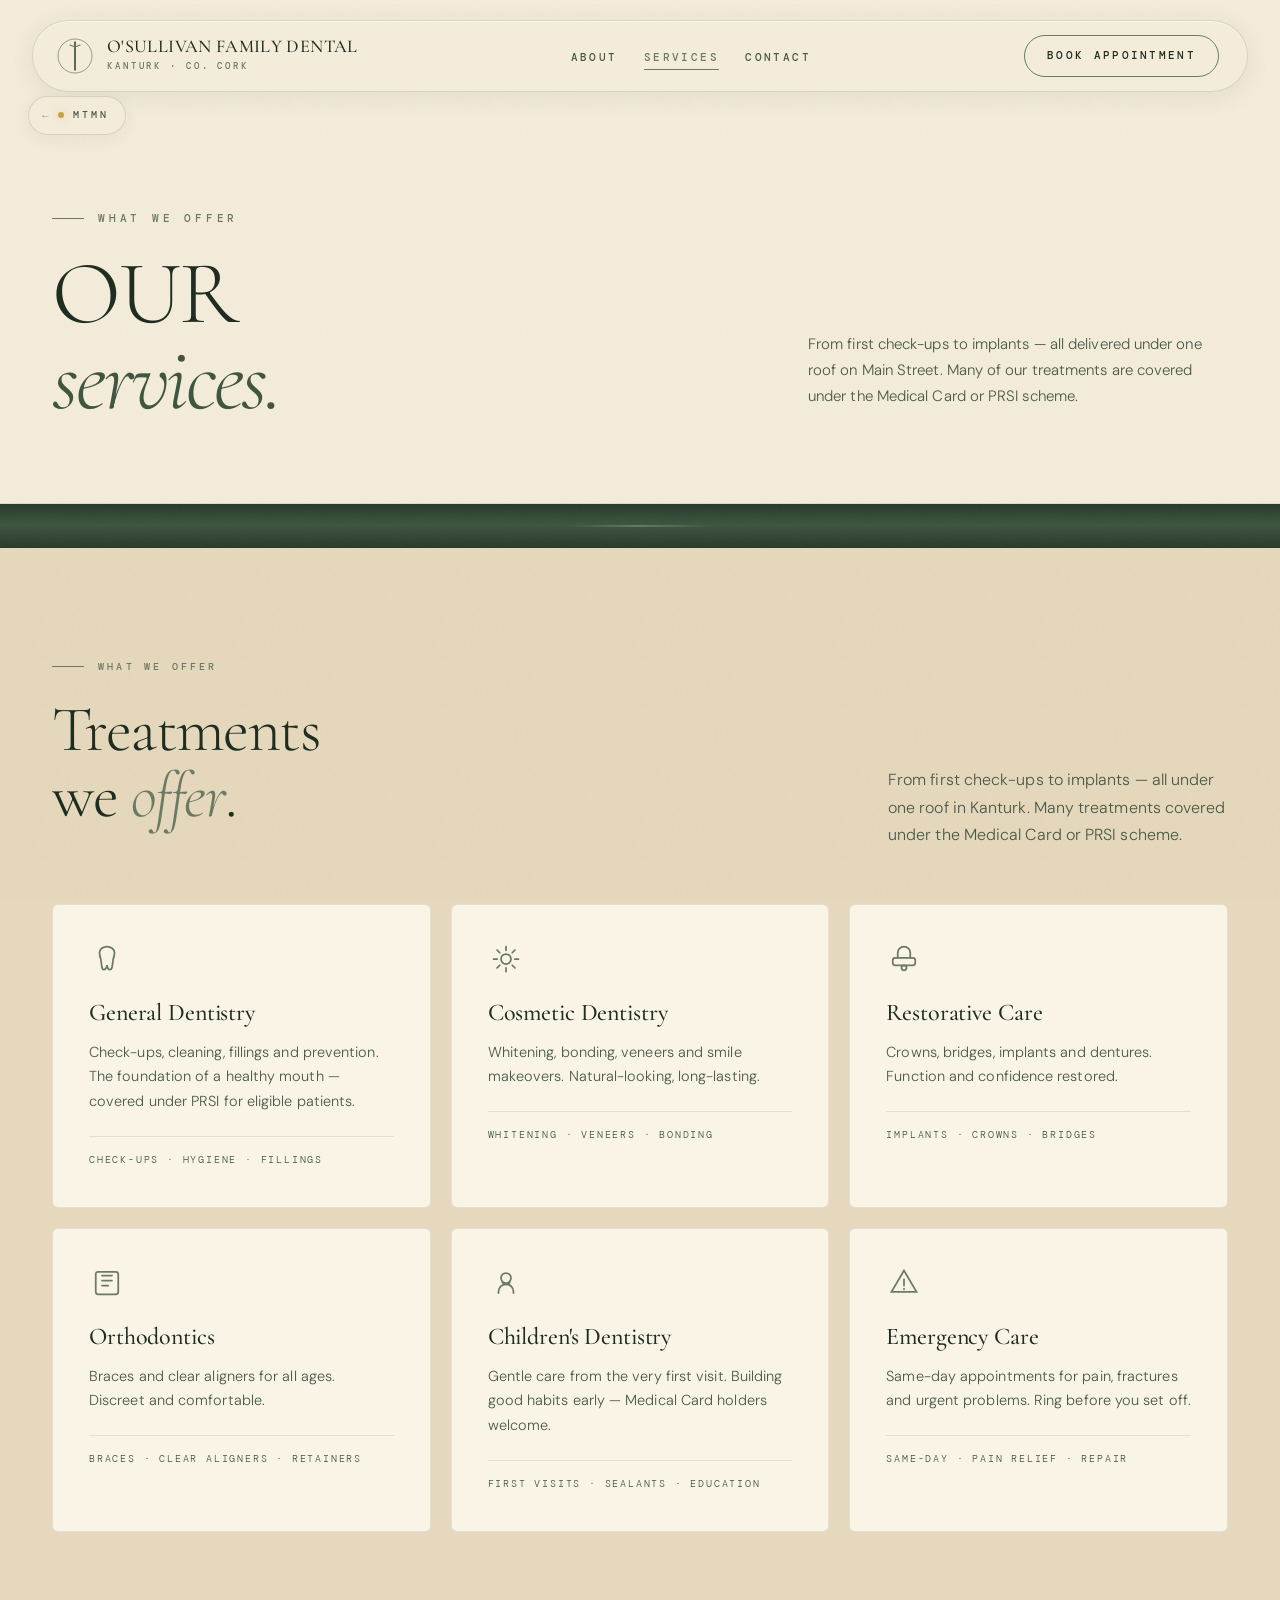
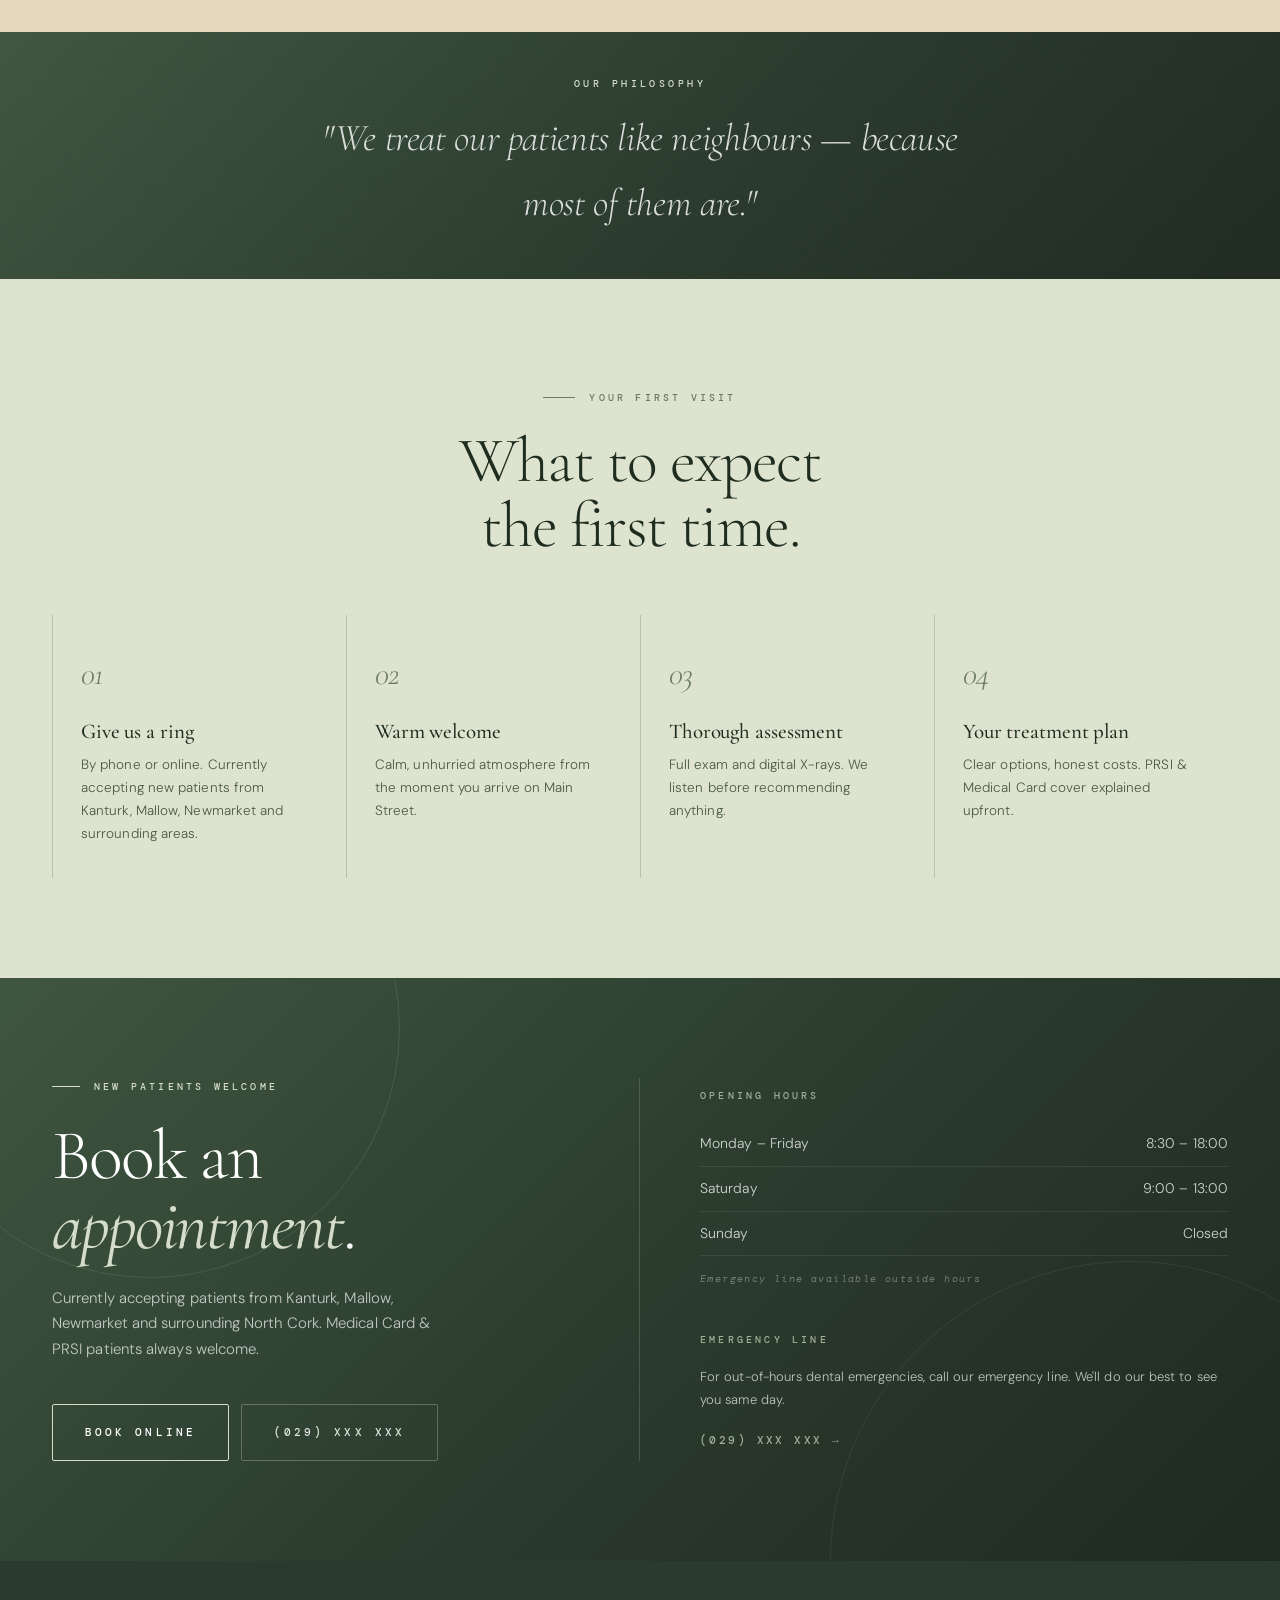
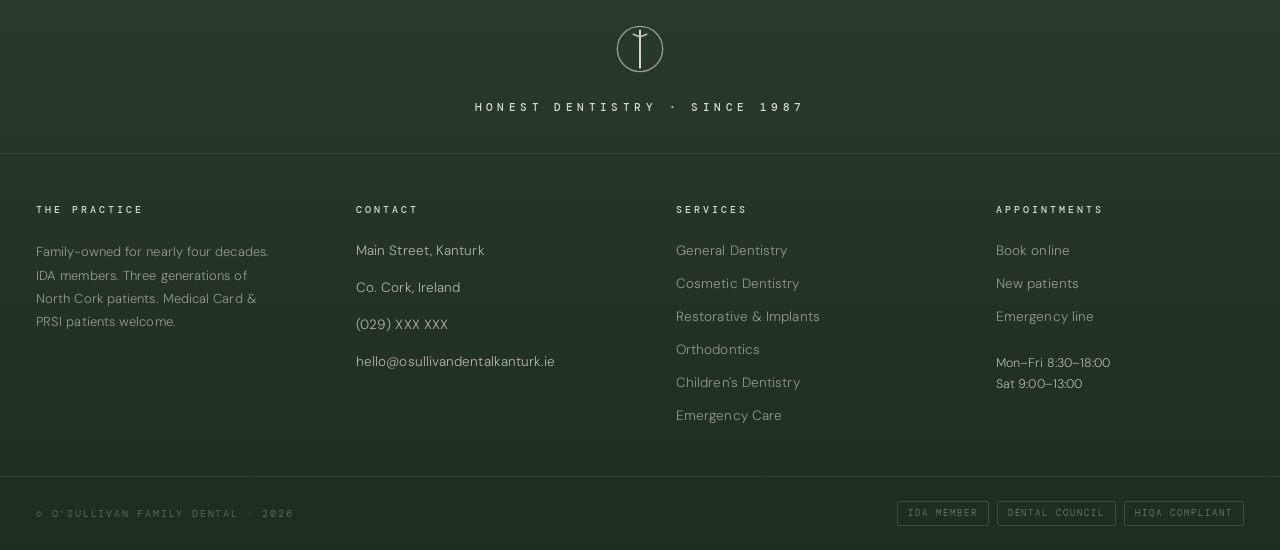
<file: demo-services.html>
<!DOCTYPE html>
<html lang="en">
<head>
<meta charset="utf-8">
<meta name="viewport" content="width=device-width,initial-scale=1">
<title>Services — O'Sullivan Family Dental, Kanturk</title>
<meta name="description" content="From check-ups to implants — all under one roof in Kanturk. PRSI and Medical Card cover available for eligible treatments.">
<link rel="preconnect" href="https://fonts.googleapis.com">
<link rel="preconnect" href="https://fonts.gstatic.com" crossorigin>
<link href="https://fonts.googleapis.com/css2?family=Cormorant+Garamond:ital,wght@0,300;0,400;0,500;0,600;1,300;1,400;1,500&family=DM+Sans:wght@300;400;500;600&family=DM+Mono:wght@400;500&display=swap" rel="stylesheet">
<link rel="stylesheet" href="demo-shared.css">
</head>
<body>

<!-- BACK TO MTMN -->
<a class="mtmn-back" href="https://mtmndigital.ie/" aria-label="Back to MTMN Digital">
  <span class="mtmn-back-arrow">←</span>
  <span class="mtmn-back-dot" aria-hidden="true"></span>
  <span>MTMN</span>
</a>

<!-- NAV -->
<nav id="mainNav">
  <div class="nav-brand">
    <a href="demo-index.html" style="display:flex;align-items:center;gap:14px">
      <svg class="nav-logo-mark" viewBox="0 0 36 36" fill="none">
        <circle cx="18" cy="18" r="17" stroke="#6B7A65" stroke-width="1" fill="none" opacity="0.7"/>
        <line x1="18" y1="4" x2="18" y2="32" stroke="#1F2D20" stroke-width="1.4" stroke-linecap="round"/>
        <line x1="18" y1="9" x2="23" y2="7" stroke="#6B7A65" stroke-width="1.2" stroke-linecap="round"/>
        <line x1="18" y1="9" x2="13" y2="7" stroke="#6B7A65" stroke-width="1.2" stroke-linecap="round"/>
      </svg>
      <div class="nav-brand-text">
        <div class="nav-brand-name">O'Sullivan Family Dental</div>
        <div class="nav-brand-sub">Kanturk · Co. Cork</div>
      </div>
    </a>
  </div>
  <ul>
    <li><a href="demo-about.html">About</a></li>
    <li><a href="demo-services.html" class="active">Services</a></li>
    <li><a href="demo-contact.html">Contact</a></li>
  </ul>
  <a class="nav-cta" href="demo-contact.html#book">Book Appointment</a>
</nav>

<!-- MOBILE MENU -->
<button class="nav-mobile-trigger" id="navMobileTrigger" aria-expanded="false" aria-controls="navMobilePanel">
  <span>Menu</span>
  <svg class="nav-mobile-chev" viewBox="0 0 24 24" fill="none" stroke="currentColor" stroke-width="2.2" stroke-linecap="round"><path d="M6 9l6 6 6-6"/></svg>
</button>
<div class="nav-mobile-panel" id="navMobilePanel">
  <a href="demo-index.html">Home</a>
  <a href="demo-about.html">About</a>
  <a href="demo-services.html" class="active">Services</a>
  <a href="demo-contact.html">Contact</a>
</div>

<!-- PAGE HEADER -->
<section class="page-header">
  <div class="page-header-inner">
    <div>
      <div class="page-header-eyebrow">What we offer</div>
      <h1>Our<br><em>services.</em></h1>
    </div>
    <p class="page-header-sub">From first check-ups to implants — all delivered under one roof on Main Street. Many of our treatments are covered under the Medical Card or PRSI scheme.</p>
  </div>
</section>

<div class="section-break"></div>

<!-- SERVICES -->
<section class="services" id="services">
  <div class="section-inner">
    <div class="services-head">
      <div>
        <div class="section-eyebrow">What we offer</div>
        <h2 class="section-title">Treatments<br>we <em>offer</em>.</h2>
      </div>
      <p class="section-sub" style="max-width:340px">From first check-ups to implants — all under one roof in Kanturk. Many treatments covered under the Medical Card or PRSI scheme.</p>
    </div>
    <div class="services-grid">
      <div class="service-card reveal">
        <div class="service-icon"><svg viewBox="0 0 24 24" fill="none" stroke="currentColor" stroke-width="1.4" stroke-linecap="round"><path d="M12 2C9 2 6 4 6 7c0 2 .5 3.5 1 5l1 7c.2 1 .8 1.5 1.5 1.5S11 20 11.5 19l.5-2 .5 2c.5 1 1 1.5 1.5 1.5S15.8 20 16 19l1-7c.5-1.5 1-3 1-5 0-3-3-5-6-5z"/></svg></div>
        <h3>General Dentistry</h3>
        <p>Check-ups, cleaning, fillings and prevention. The foundation of a healthy mouth — covered under PRSI for eligible patients.</p>
        <span class="service-tag">Check-ups · Hygiene · Fillings</span>
      </div>
      <div class="service-card reveal reveal-delay-1">
        <div class="service-icon"><svg viewBox="0 0 24 24" fill="none" stroke="currentColor" stroke-width="1.4" stroke-linecap="round"><circle cx="12" cy="12" r="4"/><path d="M12 2v3M12 19v3M2 12h3M19 12h3M4.9 4.9l2.1 2.1M17 17l2.1 2.1M4.9 19.1L7 17M17 7l2.1-2.1"/></svg></div>
        <h3>Cosmetic Dentistry</h3>
        <p>Whitening, bonding, veneers and smile makeovers. Natural-looking, long-lasting.</p>
        <span class="service-tag">Whitening · Veneers · Bonding</span>
      </div>
      <div class="service-card reveal reveal-delay-2">
        <div class="service-icon"><svg viewBox="0 0 24 24" fill="none" stroke="currentColor" stroke-width="1.4" stroke-linecap="round"><rect x="3" y="11" width="18" height="6" rx="2"/><path d="M7 11V7a5 5 0 0110 0v4"/><circle cx="12" cy="19" r="2"/></svg></div>
        <h3>Restorative Care</h3>
        <p>Crowns, bridges, implants and dentures. Function and confidence restored.</p>
        <span class="service-tag">Implants · Crowns · Bridges</span>
      </div>
      <div class="service-card reveal">
        <div class="service-icon"><svg viewBox="0 0 24 24" fill="none" stroke="currentColor" stroke-width="1.4" stroke-linecap="round"><path d="M8 6h8M8 10h8M8 14h5"/><rect x="3" y="3" width="18" height="18" rx="2"/></svg></div>
        <h3>Orthodontics</h3>
        <p>Braces and clear aligners for all ages. Discreet and comfortable.</p>
        <span class="service-tag">Braces · Clear Aligners · Retainers</span>
      </div>
      <div class="service-card reveal reveal-delay-1">
        <div class="service-icon"><svg viewBox="0 0 24 24" fill="none" stroke="currentColor" stroke-width="1.4" stroke-linecap="round"><circle cx="12" cy="8" r="4"/><path d="M6 20v-1a6 6 0 0112 0v1"/><path d="M9 11.5s1 1.5 3 1.5 3-1.5 3-1.5"/></svg></div>
        <h3>Children's Dentistry</h3>
        <p>Gentle care from the very first visit. Building good habits early — Medical Card holders welcome.</p>
        <span class="service-tag">First Visits · Sealants · Education</span>
      </div>
      <div class="service-card reveal reveal-delay-2">
        <div class="service-icon"><svg viewBox="0 0 24 24" fill="none" stroke="currentColor" stroke-width="1.4" stroke-linecap="round"><path d="M12 2L2 19h20L12 2z"/><path d="M12 9v5M12 16.5v.5"/></svg></div>
        <h3>Emergency Care</h3>
        <p>Same-day appointments for pain, fractures and urgent problems. Ring before you set off.</p>
        <span class="service-tag">Same-day · Pain relief · Repair</span>
      </div>
    </div>
  </div>
</section>

<!-- GRADIENT STRIP: accent between services and journey -->
<div class="gradient-strip">
  <div class="gradient-strip-label">Our philosophy</div>
  <div class="gradient-strip-text">"We treat our patients like neighbours — because most of them are."</div>
</div>

<!-- PATIENT JOURNEY -->
<section class="journey">
  <div class="section-inner">
    <div style="text-align:center;margin-bottom:0">
      <div class="section-eyebrow" style="justify-content:center">Your first visit</div>
      <h2 class="section-title" style="max-width:440px;margin-inline:auto">What to expect<br>the first time.</h2>
    </div>
    <div class="journey-steps">
      <div class="journey-step reveal"><span class="step-num">01</span><h4>Give us a ring</h4><p>By phone or online. Currently accepting new patients from Kanturk, Mallow, Newmarket and surrounding areas.</p></div>
      <div class="journey-step reveal reveal-delay-1"><span class="step-num">02</span><h4>Warm welcome</h4><p>Calm, unhurried atmosphere from the moment you arrive on Main Street.</p></div>
      <div class="journey-step reveal reveal-delay-2"><span class="step-num">03</span><h4>Thorough assessment</h4><p>Full exam and digital X-rays. We listen before recommending anything.</p></div>
      <div class="journey-step reveal reveal-delay-3"><span class="step-num">04</span><h4>Your treatment plan</h4><p>Clear options, honest costs. PRSI &amp; Medical Card cover explained upfront.</p></div>
    </div>
  </div>
</section>

<!-- BOOKING CTA (full / dark) -->
<section class="booking-cta" id="book">
  <div class="booking-cta-inner">
    <div class="booking-cta-left">
      <div class="booking-cta-label">New patients welcome</div>
      <h2 class="booking-cta-heading">Book an<br><em>appointment</em>.</h2>
      <p class="booking-cta-sub">Currently accepting patients from Kanturk, Mallow, Newmarket and surrounding North Cork. Medical Card &amp; PRSI patients always welcome.</p>
      <div class="booking-cta-actions">
        <a class="btn-book-main" href="demo-contact.html#book">Book Online</a>
        <a class="btn-book-call" href="tel:+35329XXXXXX">(029) XXX XXX</a>
      </div>
    </div>
    <div class="booking-cta-right">
      <div class="hours-block">
        <div class="hours-title">Opening Hours</div>
        <div class="hours-row"><span>Monday – Friday</span><span>8:30 – 18:00</span></div>
        <div class="hours-row"><span>Saturday</span><span>9:00 – 13:00</span></div>
        <div class="hours-row"><span>Sunday</span><span>Closed</span></div>
        <div class="hours-emerg">Emergency line available outside hours</div>
      </div>
      <div class="find-us-block">
        <div class="hours-title">Emergency line</div>
        <div class="find-us-text" style="font-size:13px">For out-of-hours dental emergencies, call our emergency line. We'll do our best to see you same day.</div>
        <a href="tel:+35329XXXXXX" class="find-us-map">(029) XXX XXX →</a>
      </div>
    </div>
  </div>
</section>

<!-- FOOTER -->
<footer>
  <div class="footer-mark">
    <div class="footer-mark-logo">
      <svg viewBox="0 0 36 36" fill="none">
        <circle cx="18" cy="18" r="17" stroke="#D5DCC9" stroke-width="1" fill="none" opacity="0.7"/>
        <line x1="18" y1="4" x2="18" y2="32" stroke="#FAF6EC" stroke-width="1.4" stroke-linecap="round"/>
        <line x1="18" y1="9" x2="23" y2="7" stroke="#D5DCC9" stroke-width="1.2" stroke-linecap="round"/>
        <line x1="18" y1="9" x2="13" y2="7" stroke="#D5DCC9" stroke-width="1.2" stroke-linecap="round"/>
      </svg>
    </div>
    <div class="footer-mark-tagline">Honest Dentistry · Since 1987</div>
  </div>
  <div class="footer-top">
    <div class="footer-panel">
      <div class="footer-panel-label">The Practice</div>
      <p>Family-owned for nearly four decades. IDA members. Three generations of North Cork patients. Medical Card &amp; PRSI patients welcome.</p>
    </div>
    <div class="footer-panel">
      <div class="footer-panel-label">Contact</div>
      <div class="footer-contact-item"><span class="footer-contact-val">Main Street, Kanturk</span></div>
      <div class="footer-contact-item"><span class="footer-contact-val">Co. Cork, Ireland</span></div>
      <div class="footer-contact-item" style="margin-top:14px"><a class="footer-contact-val" href="tel:+35329XXXXXX">(029) XXX XXX</a></div>
      <div class="footer-contact-item"><a class="footer-contact-val" href="mailto:hello@osullivandentalkanturk.ie">hello@osullivandentalkanturk.ie</a></div>
    </div>
    <div class="footer-panel">
      <div class="footer-panel-label">Services</div>
      <div class="footer-services-list">
        <a href="demo-services.html">General Dentistry</a>
        <a href="demo-services.html">Cosmetic Dentistry</a>
        <a href="demo-services.html">Restorative &amp; Implants</a>
        <a href="demo-services.html">Orthodontics</a>
        <a href="demo-services.html">Children's Dentistry</a>
        <a href="demo-services.html">Emergency Care</a>
      </div>
    </div>
    <div class="footer-panel">
      <div class="footer-panel-label">Appointments</div>
      <div class="footer-services-list">
        <a href="demo-contact.html#book">Book online</a>
        <a href="demo-contact.html">New patients</a>
        <a href="tel:+35329XXXXXX">Emergency line</a>
      </div>
      <div class="footer-contact-item" style="margin-top:24px">
        <span class="footer-contact-val" style="font-size:12.5px;line-height:1.7">Mon–Fri 8:30–18:00<br>Sat 9:00–13:00</span>
      </div>
    </div>
  </div>
  <div class="footer-bottom">
    <span class="footer-copy">© O'Sullivan Family Dental · 2026</span>
    <div class="footer-accreds">
      <span class="footer-accred">IDA Member</span>
      <span class="footer-accred">Dental Council</span>
      <span class="footer-accred">HIQA Compliant</span>
    </div>
  </div>
</footer>

<!-- MOBILE FAB -->
<a href="tel:+35329XXXXXX" class="mobile-call-fab" aria-label="Call the practice">
  <svg width="16" height="16" viewBox="0 0 24 24" fill="none" stroke="currentColor" stroke-width="2" stroke-linecap="round"><path d="M22 16.92v3a2 2 0 01-2.18 2 19.79 19.79 0 01-8.63-3.07 19.5 19.5 0 01-6-6 19.79 19.79 0 01-3.07-8.67A2 2 0 014.11 2h3a2 2 0 012 1.72c.13.96.37 1.9.72 2.81a2 2 0 01-.45 2.11L8.09 9.91a16 16 0 006 6l1.27-1.27a2 2 0 012.11-.45c.91.35 1.85.59 2.81.72A2 2 0 0122 16.92z"/></svg>
  Call us
</a>

<script src="demo-shared.js"></script>
</body>
</html>
</file>
<file: demo-shared.css>
/* =====================================================================
   O'SULLIVAN FAMILY DENTAL — SHARED STYLESHEET
   demo-index.html · demo-about.html · demo-services.html · demo-contact.html
   ===================================================================== */

*,*::before,*::after{box-sizing:border-box;margin:0;padding:0}

:root{
  --white:#F4ECDB;
  --bone:#F9F4E6;
  --off-white:#E5D8BC;
  --warm:#EDE1C8;
  --beige:#DDC9A1;
  --sage-mist:#EFF2EA;
  --sage-pale:#DDE3CF;
  --sage:#A8B79E;
  --sage-deep:#6B7A65;
  --forest:#3F5640;
  --forest-dark:#2A3A2C;
  --blue-deep:#3F5640;
  --blue:#6B7A65;
  --blue-mid:#8A9A82;
  --blue-light:#C8D4BD;
  --blue-pale:#EFF2EA;
  --blue-ghost:#F0EBDC;
  --copper:#6B7A65;
  --copper-light:#A0B098;
  --copper-deep:#3F5640;
  --copper-glow:#D5DCC9;
  --brass:#6B7A65;
  --brass-light:#A0B098;
  --brass-deep:#3F5640;
  --gold:#6B7A65;
  --ink:#1F2D20;
  --ink-dim:#4A5A48;
  --ink-faint:#8A988A;
  --espresso:#2A3A2C;
  --rule:rgba(31,45,32,0.10);
  --rule-strong:rgba(31,45,32,0.18);
  --serif:'Cormorant Garamond',Georgia,serif;
  --sans:'DM Sans',system-ui,sans-serif;
  --mono:'DM Mono',ui-monospace,monospace;
  --shadow:0 4px 24px rgba(31,45,32,0.07);
  --shadow-lg:0 18px 50px rgba(31,45,32,0.13);
  --ease-out:cubic-bezier(0.16,1,0.3,1);
  --ease-smooth:cubic-bezier(0.4,0,0.2,1);
  --ease-soft:cubic-bezier(0.65,0,0.35,1);
  --radius:6px;
  --grad-forest:linear-gradient(135deg,#3F5640 0%,#2A3A2C 55%,#1F2A20 100%);
}

html{scroll-behavior:smooth}
body{background:var(--white);color:var(--ink);font-family:var(--sans);font-weight:300;line-height:1.7;-webkit-font-smoothing:antialiased;overflow-x:hidden;letter-spacing:0.005em}
a{color:inherit;text-decoration:none}
::selection{background:var(--blue-light);color:var(--blue-deep)}
img{max-width:100%;display:block}

body::before{content:"";position:fixed;inset:0;pointer-events:none;z-index:1;opacity:.035;background-image:url("data:image/svg+xml;utf8,<svg xmlns='http://www.w3.org/2000/svg' width='200' height='200'><filter id='n'><feTurbulence baseFrequency='0.75' numOctaves='4' stitchTiles='stitch'/></filter><rect width='100%' height='100%' filter='url(%23n)'/></svg>")}

/* ── BACK-TO-MTMN BUTTON (top-left, links to parent agency site) ── */
.mtmn-back{
  position:fixed;top:96px;left:28px;z-index:101;
  display:inline-flex;align-items:center;gap:9px;
  padding:9px 16px 9px 13px;
  background:rgba(244,236,219,0.72);
  backdrop-filter:blur(18px);-webkit-backdrop-filter:blur(18px);
  border:1px solid rgba(107,122,101,0.22);
  border-radius:999px;
  font-family:var(--mono);font-size:9.5px;letter-spacing:.32em;text-transform:uppercase;
  font-weight:500;
  color:var(--ink-dim);
  text-decoration:none;
  box-shadow:0 4px 18px rgba(31,45,32,0.06);
  transition:background .35s var(--ease-out),border-color .35s var(--ease-out),color .35s var(--ease-out),transform .35s var(--ease-out);
}
.mtmn-back:hover{border-color:rgba(200,162,75,0.55);color:var(--ink);transform:translateY(-1px)}
.mtmn-back-arrow{font-size:11px;letter-spacing:0;opacity:.55;transition:transform .3s var(--ease-out),opacity .3s var(--ease-out)}
.mtmn-back:hover .mtmn-back-arrow{transform:translateX(-3px);opacity:.9}
.mtmn-back-dot{width:6px;height:6px;border-radius:50%;background:#c8a24b;box-shadow:0 0 10px rgba(200,162,75,0.55)}
@media(max-width:900px){
  .mtmn-back{top:auto;bottom:18px;left:18px;padding:8px 12px 8px 10px;font-size:8.5px;letter-spacing:.18em;gap:7px}
  .mtmn-back-dot{width:5px;height:5px}
}

/* ── NAV ── */
nav{
  position:fixed;top:20px;left:50%;transform:translateX(-50%);
  z-index:100;width:95%;max-width:1480px;
  display:grid;grid-template-columns:auto 1fr auto;align-items:center;gap:40px;
  padding:14px 28px 14px 24px;
  background:rgba(244,236,219,0.72);
  backdrop-filter:blur(18px);-webkit-backdrop-filter:blur(18px);
  border:1px solid rgba(107,122,101,0.22);border-radius:999px;
  transition:
    width .65s var(--ease-out),
    background .55s var(--ease-out),
    box-shadow .55s var(--ease-out),
    border-color .55s var(--ease-out),
    backdrop-filter .55s var(--ease-out),
    padding .55s var(--ease-out);
  box-shadow:0 4px 24px rgba(31,45,32,0.08),inset 0 1px 0 rgba(255,255,255,0.5);
}

/* iOS-style glass nav when scrolled */
nav.scrolled{
  width:60%;
  background:rgba(244,236,219,0.06);
  backdrop-filter:blur(56px) saturate(2.4) brightness(1.06);
  -webkit-backdrop-filter:blur(56px) saturate(2.4) brightness(1.06);
  border-color:rgba(255,255,255,0.28);
  box-shadow:
    0 24px 72px rgba(31,45,32,0.22),
    0 4px 16px rgba(31,45,32,0.10),
    inset 0 1.5px 0 rgba(255,255,255,0.44),
    inset 0 -1px 0 rgba(31,45,32,0.05);
  padding:10px 22px 10px 18px;
}

.nav-brand{display:flex;align-items:center;gap:14px}
.nav-logo-mark{width:36px;height:36px;flex-shrink:0}
.nav-brand-name{font-family:var(--serif);font-size:18px;font-weight:500;color:var(--ink);line-height:1.1;letter-spacing:.02em;text-transform:uppercase}
.nav-brand-sub{font-size:9px;letter-spacing:.32em;text-transform:uppercase;color:var(--copper);font-family:var(--mono);font-weight:500;margin-top:2px}
nav ul{display:flex;gap:42px;list-style:none;justify-content:center}
nav ul a{font-size:11px;font-weight:500;color:var(--ink-dim);letter-spacing:.22em;text-transform:uppercase;transition:color .3s var(--ease-out);position:relative;font-family:var(--mono)}
nav ul a::after{content:"";position:absolute;left:0;right:0;bottom:-6px;height:1px;background:var(--copper);transform:scaleX(0);transform-origin:left;transition:transform .4s var(--ease-out)}
nav ul a:hover,nav ul a.active{color:var(--copper)}
nav ul a:hover::after,nav ul a.active::after{transform:scaleX(1)}
.nav-cta{display:inline-flex;align-items:center;gap:8px;padding:11px 22px;background:transparent;color:var(--ink);border:1px solid var(--copper);border-radius:999px;font-size:10.5px;font-weight:500;letter-spacing:.22em;text-transform:uppercase;font-family:var(--mono);transition:all .4s var(--ease-out)}
.nav-cta:hover{background:var(--copper);color:#fff}

/* ── SECTION BREAK (green gradient divider between beige sections) ── */
.section-break{
  height:44px;
  background:linear-gradient(180deg,#2A3A2C 0%,#3F5640 48%,#2A3A2C 100%);
  position:relative;overflow:hidden;
}
.section-break::before{
  content:"";position:absolute;inset:0;
  background:url("data:image/svg+xml;utf8,<svg xmlns='http://www.w3.org/2000/svg' width='200' height='200'><filter id='n'><feTurbulence baseFrequency='0.75' numOctaves='4' stitchTiles='stitch'/></filter><rect width='100%' height='100%' filter='url(%23n)'/></svg>");
  opacity:.03;pointer-events:none;
}
.section-break::after{
  content:"";position:absolute;
  top:50%;left:50%;transform:translate(-50%,-50%);
  width:140px;height:1px;
  background:linear-gradient(90deg,transparent,rgba(213,220,201,0.28) 25%,rgba(213,220,201,0.50) 50%,rgba(213,220,201,0.28) 75%,transparent);
}

/* ── HERO ── */
.hero{position:relative;height:100vh;min-height:680px;display:flex;align-items:center;justify-content:center;overflow:hidden}
.hero-bg{position:absolute;inset:0;z-index:0}
.hero-bg img{width:100%;height:100%;object-fit:cover;object-position:center;animation:kenburns 28s ease-in-out infinite alternate}
@keyframes kenburns{0%{transform:scale(1) translate(0,0)}100%{transform:scale(1.06) translate(-1.5%,-1%)}}
.hero-overlay{
  position:absolute;inset:0;z-index:1;
  background:radial-gradient(ellipse 140% 100% at 50% 45%, rgba(244,236,219,0.52) 0%, rgba(230,218,196,0.70) 55%, rgba(210,198,172,0.82) 100%);
  backdrop-filter:blur(2px) saturate(0.88);
  -webkit-backdrop-filter:blur(2px) saturate(0.88);
}
.hero-overlay::after{
  content:"";position:absolute;inset:0;
  background:linear-gradient(160deg, rgba(255,255,255,0.18) 0%, rgba(255,255,255,0.04) 40%, rgba(0,0,0,0.06) 100%);
  pointer-events:none;
}
.hero-content-center{position:relative;z-index:2;text-align:center;max-width:900px;padding:0 40px}
.hero-eyebrow{display:inline-flex;align-items:center;gap:16px;font-family:var(--mono);font-size:10.5px;letter-spacing:.36em;text-transform:uppercase;color:var(--ink-dim);margin-bottom:30px;font-weight:500}
.hero-eyebrow::before,.hero-eyebrow::after{content:"";width:32px;height:1px;background:var(--brass)}
.hero-content-center h1{font-family:var(--serif);font-weight:300;font-size:clamp(62px,9.5vw,132px);line-height:.90;letter-spacing:-.02em;color:var(--ink);text-transform:uppercase;text-shadow:0 1px 0 rgba(255,255,255,0.35)}
.hero-content-center h1 em{font-style:italic;font-weight:300;display:block;text-transform:none;letter-spacing:-.03em;color:var(--forest)}
.hero-divider{width:56px;height:1px;background:rgba(31,45,32,0.22);margin:28px auto}
.hero-lede{font-size:15px;color:var(--ink-dim);line-height:1.75;max-width:500px;margin:0 auto 38px;font-weight:300;letter-spacing:.01em}
.hero-actions{display:flex;gap:16px;flex-wrap:wrap;align-items:center;justify-content:center}
.btn-hero-primary{display:inline-flex;align-items:center;gap:10px;padding:16px 36px;background:rgba(31,45,32,0.88);color:#fff;border:1px solid rgba(31,45,32,0.70);border-radius:2px;font-size:11px;font-weight:500;letter-spacing:.28em;text-transform:uppercase;transition:all .4s var(--ease-out);font-family:var(--mono);cursor:pointer;backdrop-filter:blur(8px);-webkit-backdrop-filter:blur(8px);text-decoration:none}
.btn-hero-primary:hover{background:var(--ink);border-color:var(--ink)}
.btn-hero-secondary{display:inline-flex;align-items:center;gap:8px;padding:16px 24px;color:var(--ink-dim);font-size:11px;font-weight:500;letter-spacing:.28em;text-transform:uppercase;transition:color .3s var(--ease-out);font-family:var(--mono);cursor:pointer;background:transparent;border:none;text-decoration:none}
.btn-hero-secondary:hover{color:var(--ink)}
.hero-scroll{position:absolute;bottom:34px;left:50%;transform:translateX(-50%);z-index:2;display:flex;flex-direction:column;align-items:center;gap:10px;font-family:var(--mono);font-size:8.5px;letter-spacing:.40em;text-transform:uppercase;color:rgba(31,45,32,0.45)}
.hero-scroll-line{width:1px;height:38px;background:rgba(31,45,32,0.28);transform-origin:top;animation:scrollPulse 2.2s ease-in-out infinite}
@keyframes scrollPulse{0%,100%{transform:scaleY(1);opacity:.32}50%{transform:scaleY(0.3);opacity:.08}}

/* ── HERO META BAR ── */
.hero-meta-bar{background:var(--white);border-bottom:1px solid var(--rule);padding:28px 52px}
.hero-meta-bar-inner{display:grid;grid-template-columns:repeat(4,1fr);gap:36px;max-width:1560px;margin:0 auto}
.hero-meta{display:flex;flex-direction:column;gap:3px}
.hero-meta-label{font-family:var(--mono);font-size:9px;letter-spacing:.2em;text-transform:uppercase;color:var(--ink-faint)}
.hero-meta-val{font-size:14px;color:var(--ink-dim)}
.hero-meta-val a{color:var(--copper);transition:opacity .3s var(--ease-out)}
.hero-meta-val a:hover{opacity:.7}

/* ── INNER PAGE HEADER (about/services/contact pages) ── */
.page-header{background:var(--white);padding:200px 52px 80px;border-bottom:1px solid var(--rule);position:relative;overflow:hidden}
.page-header-inner{max-width:1560px;margin:0 auto;display:grid;grid-template-columns:1fr 1fr;gap:60px;align-items:end}
.page-header h1{font-family:var(--serif);font-weight:300;font-size:clamp(54px,7vw,110px);line-height:.96;letter-spacing:-.025em;color:var(--ink);text-transform:uppercase}
.page-header h1 em{font-style:italic;font-weight:300;display:block;text-transform:none;letter-spacing:-.03em;color:var(--forest)}
.page-header-sub{font-size:15px;color:var(--ink-dim);line-height:1.75;max-width:420px;justify-self:end;padding-bottom:14px}
.page-header-eyebrow{display:inline-flex;align-items:center;gap:14px;font-family:var(--mono);font-size:10.5px;letter-spacing:.36em;text-transform:uppercase;color:var(--brass);margin-bottom:24px;font-weight:500}
.page-header-eyebrow::before{content:"";width:32px;height:1px;background:var(--brass)}

/* ── FOREST GRADIENT BAND ── */
.gradient-band{
  background:var(--grad-forest);
  padding:60px 52px;
  position:relative;overflow:hidden;
}
.gradient-band::before{
  content:"";position:absolute;top:-120px;right:-80px;
  width:420px;height:420px;
  border:1px solid rgba(213,220,201,0.10);border-radius:50%;pointer-events:none;
}
.gradient-band::after{
  content:"";position:absolute;bottom:-180px;left:-60px;
  width:340px;height:340px;
  border:1px solid rgba(213,220,201,0.07);border-radius:50%;pointer-events:none;
}
.gradient-band-inner{
  display:grid;grid-template-columns:repeat(4,1fr);
  max-width:1200px;margin:0 auto;
  position:relative;z-index:1;
}
.gradient-stat{text-align:center;padding:14px 28px;border-right:1px solid rgba(213,220,201,0.14)}
.gradient-stat:last-child{border-right:none}
.gradient-stat-num{
  font-family:var(--serif);font-size:clamp(40px,4.5vw,64px);font-weight:300;
  color:#fff;line-height:1;margin-bottom:10px;letter-spacing:-.03em;
}
.gradient-stat-num em{font-style:italic;color:var(--copper-glow)}
.gradient-stat-label{
  font-family:var(--mono);font-size:10px;letter-spacing:.28em;
  text-transform:uppercase;color:rgba(255,255,255,0.52);font-weight:500;
}

/* ── GRADIENT ACCENT STRIP ── */
.gradient-strip{
  background:var(--grad-forest);
  padding:44px 52px;
  position:relative;overflow:hidden;
  text-align:center;
}
.gradient-strip::before{content:"";position:absolute;inset:0;background:url("data:image/svg+xml;utf8,<svg xmlns='http://www.w3.org/2000/svg' width='200' height='200'><filter id='n'><feTurbulence baseFrequency='0.65' numOctaves='3' stitchTiles='stitch'/></filter><rect width='100%' height='100%' filter='url(%23n)' opacity='0.04'/></svg>");pointer-events:none}
.gradient-strip-text{font-family:var(--serif);font-weight:300;font-style:italic;font-size:clamp(24px,3vw,38px);color:rgba(255,255,255,0.82);letter-spacing:-.01em;position:relative;z-index:1;max-width:700px;margin:0 auto}
.gradient-strip-label{font-family:var(--mono);font-size:9.5px;letter-spacing:.36em;text-transform:uppercase;color:var(--copper-glow);margin-bottom:14px;font-weight:500;position:relative;z-index:1}

/* ── BUTTONS ── */
.btn-primary{display:inline-flex;align-items:center;gap:12px;padding:18px 32px;background:var(--copper);color:#fff;border-radius:2px;font-size:11px;font-weight:500;letter-spacing:.28em;text-transform:uppercase;transition:background .4s var(--ease-out),transform .3s var(--ease-out);border:1px solid var(--copper);cursor:pointer;font-family:var(--mono);text-decoration:none}
.btn-primary:hover{background:var(--copper-deep);border-color:var(--copper-deep);transform:translateY(-1px)}
.btn-secondary{display:inline-flex;align-items:center;gap:12px;padding:18px 32px;background:transparent;color:var(--ink);border-radius:2px;font-size:11px;font-weight:500;letter-spacing:.28em;text-transform:uppercase;transition:all .4s var(--ease-out);border:1px solid var(--copper);cursor:pointer;font-family:var(--mono);text-decoration:none}
.btn-secondary:hover{background:var(--copper);color:#fff;transform:translateY(-1px)}

/* ── TRUST BAR ── */
.trust-bar{background:var(--white);border-bottom:1px solid var(--rule);padding:32px 52px}
.trust-inner{display:flex;align-items:center;justify-content:center;gap:36px;flex-wrap:wrap;max-width:1400px;margin:0 auto}
.trust-label{font-family:var(--mono);font-size:10px;letter-spacing:.32em;text-transform:uppercase;color:var(--brass);flex-shrink:0;font-weight:500}
.trust-items{display:flex;gap:36px;flex-wrap:wrap;justify-content:center;align-items:center}
.trust-item{font-family:var(--serif);font-size:16px;color:var(--ink-dim);font-style:italic;display:flex;align-items:center;gap:10px;letter-spacing:-.005em}
.trust-item svg{width:20px;height:20px;opacity:.6;flex-shrink:0;color:var(--copper)}
.trust-divider{width:1px;height:18px;background:var(--rule-strong)}

/* ── SECTION BASE ── */
section{position:relative}
.section-inner{padding:100px 52px;max-width:1560px;margin:0 auto}
.section-eyebrow{display:inline-flex;align-items:center;gap:14px;font-family:var(--mono);font-size:10px;letter-spacing:.32em;text-transform:uppercase;color:var(--brass);margin-bottom:22px;font-weight:500}
.section-eyebrow::before{content:"";width:32px;height:1px;background:var(--brass)}
.section-title{font-family:var(--serif);font-weight:300;font-size:clamp(42px,5vw,72px);line-height:1.02;letter-spacing:-.025em;color:var(--ink);margin-bottom:20px}
.section-title em{font-style:italic;color:var(--copper)}
.section-sub{font-size:16px;color:var(--ink-dim);max-width:580px;line-height:1.7}

/* ── ABOUT ── */
.about{background:var(--blue-ghost)}
.about-grid{display:grid;grid-template-columns:1fr 1.1fr;gap:80px;align-items:center}
.about-image{position:relative;display:flex;justify-content:center;align-items:flex-start}
.about-image-frame{width:100%;max-width:500px;aspect-ratio:4/5;border-radius:var(--radius);overflow:hidden;position:relative;box-shadow:var(--shadow-lg);background:linear-gradient(145deg,var(--warm) 0%,var(--off-white) 100%)}
.about-image-frame img{width:100%;height:100%;object-fit:cover;filter:sepia(0.10) saturate(0.94);transition:transform 1.2s var(--ease-out)}
.about-image-frame:hover img{transform:scale(1.04)}
.about-image-frame::after{content:"Est. 1987";position:absolute;bottom:24px;right:24px;background:rgba(244,236,219,0.96);backdrop-filter:blur(8px);border-radius:2px;padding:10px 18px;font-family:var(--serif);font-size:21px;font-style:italic;font-weight:500;color:var(--ink);box-shadow:var(--shadow);border:1px solid var(--rule)}
.about-corner{position:absolute;top:-22px;left:-22px;width:130px;height:130px;border:1px solid var(--brass);border-radius:var(--radius);z-index:-1;opacity:.6}
.about-content p{font-size:16px;color:var(--ink-dim);line-height:1.8;margin-bottom:20px}
.about-content p:last-of-type{margin-bottom:32px}
.about-values{display:grid;grid-template-columns:1fr 1fr;gap:18px;margin-top:40px}
.about-value{background:var(--bone);border-radius:var(--radius);padding:24px;border:1px solid var(--rule);transition:border-color .4s var(--ease-out),transform .4s var(--ease-out)}
.about-value:hover{border-color:var(--brass-light);transform:translateY(-2px)}
.about-value .val-icon{font-size:22px;margin-bottom:12px;opacity:.85}
.about-value h4{font-family:var(--serif);font-size:20px;font-weight:500;color:var(--ink);margin-bottom:6px;letter-spacing:-.005em}
.about-value p{font-size:13px;color:var(--ink-dim);line-height:1.6;margin-bottom:0}

/* ── SERVICES ── */
.services{background:var(--off-white)}
.services-head{display:flex;justify-content:space-between;align-items:flex-end;margin-bottom:56px;gap:40px}
.services-grid{display:grid;grid-template-columns:repeat(3,1fr);gap:20px}
.service-card{background:var(--bone);border:1px solid var(--rule);border-radius:var(--radius);padding:36px;transition:transform .6s var(--ease-out),box-shadow .6s var(--ease-out),border-color .4s;position:relative;overflow:hidden;--mx:50%;--my:50%}
.service-card::before{content:"";position:absolute;inset:0;background:radial-gradient(420px circle at var(--mx) var(--my),rgba(184,153,104,0.08),transparent 55%);opacity:0;transition:opacity .5s var(--ease-out);pointer-events:none}
.service-card:hover{border-color:var(--brass-light);transform:translateY(-6px);box-shadow:var(--shadow-lg)}
.service-card:hover::before{opacity:1}
.service-card>*{position:relative}
.service-icon{width:36px;height:36px;display:flex;align-items:center;justify-content:center;margin-bottom:22px;color:var(--copper)}
.service-icon svg{width:30px;height:30px}
.service-card h3{font-family:var(--serif);font-size:24px;font-weight:500;color:var(--ink);margin-bottom:12px;line-height:1.2;letter-spacing:-.005em}
.service-card p{font-size:14.5px;color:var(--ink-dim);line-height:1.7;margin-bottom:22px}
.service-tag{display:inline-block;font-family:var(--mono);font-size:10px;letter-spacing:.18em;text-transform:uppercase;color:var(--brass-deep);background:transparent;padding:0;border-radius:0;border-top:1px solid var(--rule);padding-top:14px;width:100%}

/* ── TEAM ── */
.team{background:var(--blue-ghost)}
.team-grid{display:grid;grid-template-columns:repeat(2,1fr);gap:32px;margin-top:56px;width:100%}
.team-card{background:var(--bone);border-radius:var(--radius);overflow:hidden;box-shadow:var(--shadow);transition:transform .6s var(--ease-out),box-shadow .6s var(--ease-out);display:flex;flex-direction:column;border:1px solid var(--rule)}
.team-card:hover{transform:translateY(-8px);box-shadow:var(--shadow-lg)}
.team-photo{aspect-ratio:16/9;background:linear-gradient(145deg,var(--warm) 0%,var(--off-white) 100%);display:flex;align-items:center;justify-content:center;position:relative;overflow:hidden}
.team-photo img{width:100%;height:100%;object-fit:cover;object-position:center 25%;filter:sepia(0.08) saturate(0.94);transition:transform 1s var(--ease-out)}
.team-card:hover .team-photo img{transform:scale(1.05)}
.team-role-badge{position:absolute;top:18px;left:18px;background:rgba(42,58,44,0.94);backdrop-filter:blur(6px);color:#fff;font-family:var(--mono);font-size:9px;letter-spacing:.22em;text-transform:uppercase;padding:6px 12px;border-radius:2px;z-index:2;font-weight:500}
.team-body{padding:34px;flex:1}
.team-name{font-family:var(--serif);font-size:28px;font-weight:500;color:var(--ink);margin-bottom:6px;letter-spacing:-.01em}
.team-qual{font-family:var(--mono);font-size:10.5px;letter-spacing:.18em;text-transform:uppercase;color:var(--brass-deep);margin-bottom:16px;font-weight:500}
.team-bio{font-size:14.5px;color:var(--ink-dim);line-height:1.7}
.team-qualifications{margin-top:20px;display:flex;flex-wrap:wrap;gap:6px;padding-top:18px;border-top:1px solid var(--rule)}
.team-qual-tag{font-size:10.5px;background:transparent;color:var(--ink-dim);border-radius:2px;padding:4px 10px;font-family:var(--mono);letter-spacing:.08em;border:1px solid var(--rule-strong)}

/* ── PATIENT JOURNEY ── */
.journey{background:var(--sage-pale)}
.journey-steps{display:grid;grid-template-columns:repeat(4,1fr);gap:0;margin-top:56px}
.journey-step{padding:32px 28px;border-left:1px solid var(--rule-strong);transition:border-color .5s var(--ease-out)}
.journey-step:hover{border-left-color:var(--brass)}
.step-num{font-family:var(--serif);font-size:32px;font-weight:300;font-style:italic;color:var(--brass);margin-bottom:18px;display:block;letter-spacing:-.02em}
.journey-step h4{font-family:var(--serif);font-size:21px;font-weight:500;color:var(--ink);margin-bottom:10px;line-height:1.2;letter-spacing:-.005em}
.journey-step p{font-size:13.5px;color:var(--ink-dim);line-height:1.7}

/* ── TESTIMONIALS CAROUSEL ── */
.testimonials{
  background:var(--bone);color:var(--ink);
  position:relative;overflow:hidden;
  border-top:1px solid var(--rule);border-bottom:1px solid var(--rule);
}
.testimonials .section-inner{padding-bottom:80px}
.testimonials-header{text-align:center;margin-bottom:64px}
.testimonials-header .section-eyebrow{justify-content:center;display:inline-flex}
.testimonials-header .section-title{margin-bottom:0}
.testimonials-carousel-wrap{display:flex;align-items:center;gap:24px;max-width:820px;margin:0 auto}
.testimonials-track{flex:1;position:relative;min-height:300px;overflow:hidden}
.testimonial-slide{
  position:absolute;width:100%;
  display:flex;flex-direction:column;align-items:center;text-align:center;
  padding:0 16px;gap:0;opacity:0;pointer-events:none;
}
.testimonial-slide:first-child{opacity:1;pointer-events:auto}
.testimonial-qmark{font-family:var(--serif);font-size:72px;color:var(--brass);line-height:0.7;margin-bottom:20px;opacity:.5;font-style:italic;display:block;user-select:none}
.testimonial-quote-text{font-family:var(--serif);font-size:clamp(19px,2.4vw,27px);font-weight:300;font-style:italic;line-height:1.55;color:var(--ink-dim);letter-spacing:-.005em;max-width:640px;margin-bottom:34px}
.testimonial-author{display:flex;flex-direction:column;align-items:center;gap:5px;padding-top:20px;border-top:1px solid var(--rule);width:180px}
.testimonial-name{font-size:14px;font-weight:500;color:var(--ink);letter-spacing:.005em}
.testimonial-meta{font-family:var(--mono);font-size:9.5px;letter-spacing:.2em;text-transform:uppercase;color:var(--brass-deep);margin-top:2px}
.testimonial-btn{
  width:52px;height:52px;border-radius:50%;
  border:1px solid var(--rule-strong);background:var(--white);
  color:var(--ink-dim);cursor:pointer;
  display:flex;align-items:center;justify-content:center;flex-shrink:0;
  transition:all .3s var(--ease-out);
}
.testimonial-btn:hover{border-color:var(--brass);color:var(--brass);background:rgba(107,122,101,0.06);transform:scale(1.06)}
.testimonial-btn:active{transform:scale(0.96)}
.testimonials-dots{display:flex;justify-content:center;gap:8px;margin-top:44px}
.testimonial-dot{width:7px;height:7px;border-radius:50%;background:rgba(107,122,101,0.25);border:none;cursor:pointer;padding:0;transition:all .4s var(--ease-out)}
.testimonial-dot.dot-active{background:var(--brass);width:26px;border-radius:4px}

/* ── BOOKING CTA (full / dark) ── */
.booking-cta{background:var(--grad-forest);position:relative;overflow:hidden}
.booking-cta::before{content:"";position:absolute;top:-200px;left:-100px;width:500px;height:500px;border:1px solid rgba(213,220,201,0.12);border-radius:50%;pointer-events:none}
.booking-cta::after{content:"";position:absolute;bottom:-300px;right:-150px;width:600px;height:600px;border:1px solid rgba(213,220,201,0.08);border-radius:50%;pointer-events:none}
.booking-cta-inner{display:grid;grid-template-columns:1fr 1fr;gap:0;max-width:1400px;margin:0 auto;padding:100px 52px;position:relative;z-index:1}
.booking-cta-left{padding-right:60px;border-right:1px solid rgba(213,220,201,0.18)}
.booking-cta-label{font-family:var(--mono);font-size:10px;letter-spacing:.32em;text-transform:uppercase;color:var(--copper-glow);margin-bottom:26px;display:flex;align-items:center;gap:14px;font-weight:500}
.booking-cta-label::before{content:"";width:28px;height:1px;background:var(--copper-glow)}
.booking-cta-heading{font-family:var(--serif);font-weight:300;font-size:clamp(48px,5.5vw,84px);line-height:1;letter-spacing:-.03em;color:#fff;margin-bottom:24px}
.booking-cta-heading em{font-style:italic;color:var(--copper-glow);font-weight:400}
.booking-cta-sub{font-size:15px;color:rgba(255,255,255,0.7);line-height:1.7;max-width:380px;margin-bottom:42px}
.booking-cta-actions{display:flex;gap:12px;flex-wrap:wrap}
.btn-book-main{padding:18px 32px;background:transparent;color:#fff;border:1px solid var(--copper-glow);font-family:var(--mono);font-size:11px;font-weight:500;letter-spacing:.28em;text-transform:uppercase;cursor:pointer;border-radius:2px;transition:all .4s var(--ease-out);text-decoration:none;display:inline-flex;align-items:center}
.btn-book-main:hover{background:var(--copper-glow);color:var(--ink);transform:translateY(-1px)}
.btn-book-call{padding:18px 32px;background:transparent;color:rgba(255,255,255,0.85);border:1px solid rgba(255,255,255,0.25);font-size:11px;font-weight:500;letter-spacing:.28em;text-transform:uppercase;border-radius:2px;transition:all .4s var(--ease-out);display:inline-flex;align-items:center;font-family:var(--mono);cursor:pointer;text-decoration:none}
.btn-book-call:hover{border-color:#fff;color:#fff}
.booking-cta-right{padding-left:60px;display:flex;flex-direction:column;gap:44px;justify-content:center}
.hours-title{font-family:var(--mono);font-size:10px;letter-spacing:.32em;text-transform:uppercase;color:var(--brass-light);margin-bottom:18px;font-weight:500}
.hours-row{display:flex;justify-content:space-between;padding:10px 0;border-bottom:1px solid rgba(255,255,255,0.08);font-size:14px;color:rgba(255,255,255,0.78)}
.hours-row:last-of-type{border-bottom:none}
.hours-emerg{margin-top:14px;font-family:var(--mono);font-size:10px;color:rgba(255,255,255,0.4);letter-spacing:.14em;font-style:italic}
.find-us-text{font-size:14px;color:rgba(255,255,255,0.7);line-height:1.7;margin-bottom:14px}
.find-us-map{font-family:var(--mono);font-size:11px;letter-spacing:.22em;text-transform:uppercase;color:var(--brass-light);transition:color .3s var(--ease-out);font-weight:500}
.find-us-map:hover{color:#fff}

/* ── BOOKING CTA — light variant (contact page) ── */
.booking-cta-light{background:var(--bone);border-bottom:1px solid var(--rule);position:relative;overflow:hidden}
.booking-cta-light::before{content:"";position:absolute;top:-180px;right:-100px;width:420px;height:420px;border:1px solid rgba(107,122,101,0.10);border-radius:50%;pointer-events:none}
.booking-cta-light::after{content:"";position:absolute;bottom:-220px;left:-80px;width:380px;height:380px;border:1px solid rgba(107,122,101,0.08);border-radius:50%;pointer-events:none}
.booking-cta-light .booking-cta-inner-centered{max-width:760px;margin:0 auto;padding:140px 52px 90px;position:relative;z-index:1;text-align:center;display:flex;flex-direction:column;align-items:center}
.booking-cta-light .booking-cta-label{color:var(--brass);justify-content:center}
.booking-cta-light .booking-cta-label::before{background:var(--brass)}
.booking-cta-light .booking-cta-heading{color:var(--ink)}
.booking-cta-light .booking-cta-heading em{color:var(--copper)}
.booking-cta-light .booking-cta-sub{color:var(--ink-dim);max-width:520px;margin-left:auto;margin-right:auto}
.booking-cta-light .booking-cta-actions{justify-content:center}
.booking-cta-light .btn-book-main{background:var(--copper);color:#fff;border-color:var(--copper)}
.booking-cta-light .btn-book-main:hover{background:var(--copper-deep);border-color:var(--copper-deep);color:#fff}
.booking-cta-light .btn-book-call{color:var(--ink-dim);border-color:var(--rule-strong)}
.booking-cta-light .btn-book-call:hover{border-color:var(--ink);color:var(--ink)}

/* ── FOOTER ── */
footer{background:linear-gradient(180deg,#2A3A2C 0%,#1F2D20 100%);color:rgba(244,236,219,0.65);position:relative}
.footer-mark{padding:64px 24px 36px;text-align:center;border-bottom:1px solid rgba(213,220,201,0.10)}
.footer-mark-logo{display:inline-block;margin-bottom:18px}
.footer-mark-logo svg{width:48px;height:48px;opacity:.9}
.footer-mark-tagline{font-family:var(--mono);font-size:10.5px;letter-spacing:.42em;text-transform:uppercase;color:var(--copper-glow);font-weight:500}
.footer-top{display:grid;grid-template-columns:repeat(4,1fr);gap:0;border-bottom:1px solid rgba(213,220,201,0.10);max-width:1400px;margin:0 auto}
.footer-panel{padding:48px 36px}
.footer-panel-label{font-family:var(--mono);font-size:9.5px;letter-spacing:.32em;text-transform:uppercase;color:var(--copper-glow);margin-bottom:22px;font-weight:500}
.footer-panel h3,.footer-panel-sub,.footer-contact-label,.footer-divider{display:none}
.footer-panel p{font-size:13px;line-height:1.8;color:rgba(244,236,219,0.55)}
.footer-contact-item{display:flex;flex-direction:column;gap:3px;margin-bottom:14px}
.footer-contact-item:last-child{margin-bottom:0}
.footer-contact-val{font-size:13.5px;color:rgba(244,236,219,0.7);transition:color .3s var(--ease-out)}
.footer-contact-val:hover{color:var(--copper-glow)}
.footer-services-list{display:flex;flex-direction:column;gap:10px}
.footer-services-list a{font-size:13.5px;color:rgba(244,236,219,0.55);transition:color .3s var(--ease-out)}
.footer-services-list a:hover{color:var(--copper-glow)}
.footer-bottom{padding:24px 36px;display:flex;justify-content:space-between;align-items:center;flex-wrap:wrap;gap:14px;max-width:1400px;margin:0 auto}
.footer-copy{font-family:var(--mono);font-size:10px;letter-spacing:.18em;color:rgba(244,236,219,0.35);text-transform:uppercase}
.footer-accreds{display:flex;gap:8px}
.footer-accred{font-family:var(--mono);font-size:9px;letter-spacing:.22em;text-transform:uppercase;color:rgba(244,236,219,0.4);border:1px solid rgba(213,220,201,0.18);padding:4px 10px;border-radius:2px}

/* ── REVEAL ANIMATIONS ── */
.reveal{opacity:0;transform:translateY(36px);transition:opacity 1.1s var(--ease-out),transform 1.1s var(--ease-out)}
.reveal.in-view{opacity:1;transform:translateY(0)}
.reveal-delay-1{transition-delay:.12s}
.reveal-delay-2{transition-delay:.24s}
.reveal-delay-3{transition-delay:.36s}
.reveal-delay-4{transition-delay:.48s}

/* ── MOBILE FAB ── */
.mobile-call-fab{display:none;position:fixed;bottom:18px;right:18px;z-index:90;background:var(--copper);color:#fff;padding:14px 22px;border-radius:999px;font-size:11px;font-weight:500;letter-spacing:.28em;text-transform:uppercase;font-family:var(--mono);box-shadow:0 8px 28px rgba(63,86,64,0.4);align-items:center;gap:8px;text-decoration:none;transition:all .4s var(--ease-out)}
.mobile-call-fab:active{transform:scale(0.96)}

/* =====================================================================
   CALENDAR BOOKING SYSTEM (demo-contact.html only)
   ===================================================================== */
.booking-calendar{background:var(--white);position:relative}
.booking-calendar-inner{max-width:1100px;margin:0 auto;padding:80px 52px 120px}

.booking-steps-bar{display:flex;justify-content:center;gap:0;margin-bottom:64px;border-bottom:1px solid var(--rule);padding-bottom:0;flex-wrap:wrap}
.booking-step-pill{display:flex;align-items:center;gap:14px;padding:18px 28px;font-family:var(--mono);font-size:10px;letter-spacing:.28em;text-transform:uppercase;color:var(--ink-faint);font-weight:500;border-bottom:2px solid transparent;margin-bottom:-1px;transition:all .4s var(--ease-out)}
.booking-step-pill .step-num-circle{width:24px;height:24px;border-radius:50%;border:1px solid var(--rule-strong);display:flex;align-items:center;justify-content:center;font-family:var(--serif);font-style:italic;font-size:13px;color:var(--ink-faint);font-weight:400;letter-spacing:0;transition:all .4s var(--ease-out)}
.booking-step-pill.is-active{color:var(--ink);border-bottom-color:var(--copper)}
.booking-step-pill.is-active .step-num-circle{background:var(--copper);color:#fff;border-color:var(--copper)}
.booking-step-pill.is-done{color:var(--ink-dim)}
.booking-step-pill.is-done .step-num-circle{background:var(--sage-deep);color:#fff;border-color:var(--sage-deep)}

.booking-step-panel{display:none;animation:fadeUp .5s var(--ease-out) both}
.booking-step-panel.is-active{display:block}
@keyframes fadeUp{from{opacity:0;transform:translateY(14px)}to{opacity:1;transform:translateY(0)}}
.booking-step-heading{font-family:var(--serif);font-weight:300;font-size:clamp(32px,3.6vw,46px);line-height:1.05;letter-spacing:-.02em;color:var(--ink);margin-bottom:14px}
.booking-step-heading em{font-style:italic;color:var(--copper)}
.booking-step-sub{font-size:14.5px;color:var(--ink-dim);line-height:1.7;max-width:520px;margin-bottom:42px}

.service-options{display:grid;grid-template-columns:repeat(3,1fr);gap:14px}
.service-option{background:var(--bone);border:1px solid var(--rule);border-radius:var(--radius);padding:28px 24px;text-align:left;cursor:pointer;transition:all .4s var(--ease-out);font-family:inherit;color:inherit;position:relative;overflow:hidden}
.service-option:hover{border-color:var(--brass-light);transform:translateY(-3px);box-shadow:var(--shadow)}
.service-option.is-selected{border-color:var(--copper);background:rgba(107,122,101,0.06);box-shadow:0 0 0 3px rgba(107,122,101,0.10)}
.service-option.is-selected::after{content:"✓";position:absolute;top:14px;right:16px;width:22px;height:22px;border-radius:50%;background:var(--copper);color:#fff;display:flex;align-items:center;justify-content:center;font-size:12px;font-weight:600}
.service-option-name{font-family:var(--serif);font-size:21px;font-weight:500;color:var(--ink);margin-bottom:6px;letter-spacing:-.005em;line-height:1.2}
.service-option-desc{font-size:13px;color:var(--ink-dim);line-height:1.55;margin-bottom:18px}
.service-option-duration{font-family:var(--mono);font-size:9.5px;letter-spacing:.22em;text-transform:uppercase;color:var(--brass-deep);font-weight:500;display:flex;align-items:center;gap:8px;padding-top:14px;border-top:1px solid var(--rule)}
.service-option-duration::before{content:"";width:18px;height:1px;background:var(--brass-light)}

.booking-step-actions{display:flex;justify-content:space-between;align-items:center;margin-top:42px;gap:16px;flex-wrap:wrap}
.booking-back-link{font-family:var(--mono);font-size:10.5px;letter-spacing:.22em;text-transform:uppercase;color:var(--ink-faint);background:none;border:none;cursor:pointer;font-weight:500;display:inline-flex;align-items:center;gap:8px;padding:8px 0;transition:color .3s var(--ease-out)}
.booking-back-link:hover{color:var(--ink)}
.booking-next-btn{padding:16px 32px;background:var(--copper);color:#fff;border:1px solid var(--copper);border-radius:2px;cursor:pointer;font-family:var(--mono);font-size:11px;font-weight:500;letter-spacing:.28em;text-transform:uppercase;transition:all .4s var(--ease-out)}
.booking-next-btn:hover:not(:disabled){background:var(--copper-deep);border-color:var(--copper-deep);transform:translateY(-1px)}
.booking-next-btn:disabled{opacity:.4;cursor:not-allowed}

.calendar-wrap{display:grid;grid-template-columns:1fr 1fr;gap:40px;align-items:start}
.calendar{background:var(--bone);border:1px solid var(--rule);border-radius:var(--radius);padding:28px;box-shadow:var(--shadow)}
.calendar-header{display:flex;align-items:center;justify-content:space-between;margin-bottom:22px;padding-bottom:18px;border-bottom:1px solid var(--rule)}
.calendar-month{font-family:var(--serif);font-size:22px;font-weight:500;color:var(--ink);letter-spacing:-.005em}
.calendar-month em{font-style:italic;color:var(--copper);font-weight:400;margin-left:6px}
.calendar-nav{display:flex;gap:6px}
.calendar-nav-btn{width:36px;height:36px;border-radius:50%;border:1px solid var(--rule-strong);background:var(--white);color:var(--ink-dim);cursor:pointer;display:flex;align-items:center;justify-content:center;transition:all .3s var(--ease-out)}
.calendar-nav-btn:hover:not(:disabled){border-color:var(--copper);color:var(--copper)}
.calendar-nav-btn:disabled{opacity:.3;cursor:not-allowed}
.calendar-grid{display:grid;grid-template-columns:repeat(7,1fr);gap:4px}
.calendar-dow{font-family:var(--mono);font-size:9px;letter-spacing:.22em;text-transform:uppercase;color:var(--ink-faint);font-weight:500;text-align:center;padding:8px 0 14px}
.calendar-day{aspect-ratio:1;border-radius:var(--radius);background:transparent;border:1px solid transparent;display:flex;align-items:center;justify-content:center;font-size:13.5px;color:var(--ink);cursor:pointer;transition:all .25s var(--ease-out);font-family:inherit;font-weight:400;position:relative}
.calendar-day:hover:not(:disabled):not(.is-other-month):not(.is-closed):not(.is-past){background:rgba(107,122,101,0.10);border-color:var(--brass-light)}
.calendar-day.is-today{font-weight:600;color:var(--copper-deep)}
.calendar-day.is-today::after{content:"";position:absolute;bottom:5px;width:4px;height:4px;border-radius:50%;background:var(--copper)}
.calendar-day.is-selected{background:var(--copper);color:#fff;border-color:var(--copper);font-weight:500}
.calendar-day.is-selected.is-today{color:#fff}
.calendar-day.is-selected.is-today::after{background:#fff}
.calendar-day.is-other-month{color:var(--ink-faint);opacity:.32;cursor:default;pointer-events:none}
.calendar-day.is-past{color:var(--ink-faint);opacity:.42;cursor:not-allowed;text-decoration:line-through;text-decoration-color:rgba(31,45,32,0.18)}
.calendar-day.is-closed{color:var(--ink-faint);opacity:.42;cursor:not-allowed}
.calendar-day.is-closed::before{content:"";position:absolute;width:18px;height:1px;background:rgba(31,45,32,0.20);transform:rotate(-25deg)}
.calendar-key{margin-top:22px;padding-top:18px;border-top:1px solid var(--rule);display:flex;flex-wrap:wrap;gap:18px;font-family:var(--mono);font-size:9.5px;letter-spacing:.18em;text-transform:uppercase;color:var(--ink-faint);font-weight:500}
.calendar-key-item{display:flex;align-items:center;gap:8px}
.calendar-key-swatch{width:14px;height:14px;border-radius:3px;border:1px solid var(--rule-strong)}
.calendar-key-swatch.swatch-available{background:var(--bone)}
.calendar-key-swatch.swatch-selected{background:var(--copper);border-color:var(--copper)}
.calendar-key-swatch.swatch-closed{background:rgba(31,45,32,0.06);position:relative;overflow:hidden}
.calendar-key-swatch.swatch-closed::after{content:"";position:absolute;inset:0;background:linear-gradient(-25deg,transparent 47%,rgba(31,45,32,0.4) 47%,rgba(31,45,32,0.4) 53%,transparent 53%)}

.timeslots-panel{background:var(--bone);border:1px solid var(--rule);border-radius:var(--radius);padding:28px;box-shadow:var(--shadow);min-height:420px;display:flex;flex-direction:column}
.timeslots-header{padding-bottom:18px;border-bottom:1px solid var(--rule);margin-bottom:22px}
.timeslots-day-name{font-family:var(--serif);font-size:22px;font-weight:500;color:var(--ink);letter-spacing:-.005em;margin-bottom:4px}
.timeslots-day-meta{font-family:var(--mono);font-size:10px;letter-spacing:.22em;text-transform:uppercase;color:var(--ink-faint);font-weight:500}
.timeslots-empty{display:flex;align-items:center;justify-content:center;flex:1;font-family:var(--serif);font-style:italic;color:var(--ink-faint);text-align:center;font-size:16px;line-height:1.5;padding:40px 20px}
.timeslots-note{margin-top:18px;padding:14px 16px;background:rgba(107,122,101,0.06);border:1px dashed var(--rule-strong);border-radius:4px;font-family:var(--serif);font-style:italic;font-size:14px;line-height:1.55;color:var(--ink-dim);text-align:center}
.timeslots-grid{display:grid;grid-template-columns:repeat(3,1fr);gap:8px;align-content:start}
.timeslot{padding:11px 6px;border:1px solid var(--rule-strong);border-radius:4px;background:var(--white);color:var(--ink);font-family:var(--mono);font-size:11.5px;font-weight:500;letter-spacing:.05em;cursor:pointer;transition:all .25s var(--ease-out);text-align:center}
.timeslot:hover:not(:disabled){border-color:var(--copper);background:rgba(107,122,101,0.08);color:var(--copper-deep)}
.timeslot.is-selected{background:var(--copper);border-color:var(--copper);color:#fff}
.timeslot:disabled,.timeslot.is-booked,.timeslot.is-too-short{cursor:not-allowed;background:rgba(31,45,32,0.04);color:var(--ink-faint);border-color:var(--rule);text-decoration:line-through;text-decoration-color:rgba(31,45,32,0.18)}
.timeslot.is-booked{opacity:.45}
.timeslot.is-too-short{opacity:.30}

.booking-details-grid{display:grid;grid-template-columns:1fr 1.2fr;gap:48px;align-items:start}
.booking-summary{background:var(--bone);border:1px solid var(--rule);border-radius:var(--radius);padding:32px;box-shadow:var(--shadow)}
.booking-summary-title{font-family:var(--mono);font-size:10px;letter-spacing:.32em;text-transform:uppercase;color:var(--brass);font-weight:500;margin-bottom:22px;padding-bottom:18px;border-bottom:1px solid var(--rule)}
.booking-summary-row{display:flex;justify-content:space-between;align-items:flex-start;padding:14px 0;border-bottom:1px solid var(--rule);gap:16px}
.booking-summary-row:last-child{border-bottom:none}
.booking-summary-label{font-family:var(--mono);font-size:10px;letter-spacing:.22em;text-transform:uppercase;color:var(--ink-faint);font-weight:500;flex-shrink:0}
.booking-summary-value{font-family:var(--serif);font-size:18px;color:var(--ink);text-align:right;letter-spacing:-.005em;line-height:1.3}
.booking-summary-value em{font-style:italic;color:var(--copper)}
.booking-form{display:flex;flex-direction:column;gap:22px}
.field-group{display:flex;flex-direction:column;gap:7px}
.field-label{font-family:var(--mono);font-size:9.5px;letter-spacing:.28em;text-transform:uppercase;color:var(--ink-dim);font-weight:500}
.field-input,.field-textarea{background:var(--bone);border:1px solid var(--rule-strong);border-radius:4px;padding:14px 16px;font-family:var(--sans);font-size:14.5px;color:var(--ink);transition:all .3s var(--ease-out);font-weight:300}
.field-input:focus,.field-textarea:focus{outline:none;border-color:var(--copper);background:#fff;box-shadow:0 0 0 3px rgba(107,122,101,0.10)}
.field-input.is-error,.field-textarea.is-error{border-color:#B8533F;background:rgba(184,83,63,0.04);box-shadow:0 0 0 3px rgba(184,83,63,0.10)}
.field-textarea{min-height:96px;resize:vertical;font-family:inherit}
.field-row{display:grid;grid-template-columns:1fr 1fr;gap:14px}
.booking-submit{padding:18px 32px;background:var(--copper);color:#fff;border:1px solid var(--copper);border-radius:2px;cursor:pointer;font-family:var(--mono);font-size:11px;font-weight:500;letter-spacing:.28em;text-transform:uppercase;transition:all .4s var(--ease-out);align-self:flex-start}
.booking-submit:hover{background:var(--copper-deep);border-color:var(--copper-deep);transform:translateY(-1px)}
.booking-confirm{text-align:center;padding:60px 20px;background:var(--bone);border:1px solid var(--rule);border-radius:var(--radius)}
.booking-confirm-tick{width:72px;height:72px;border-radius:50%;background:var(--sage-pale);display:flex;align-items:center;justify-content:center;margin:0 auto 28px;color:var(--forest)}
.booking-confirm h3{font-family:var(--serif);font-weight:300;font-size:clamp(34px,4vw,52px);line-height:1.05;letter-spacing:-.02em;color:var(--ink);margin-bottom:18px}
.booking-confirm h3 em{font-style:italic;color:var(--copper)}
.booking-confirm p{font-size:15.5px;color:var(--ink-dim);line-height:1.7;max-width:480px;margin:0 auto 36px}
.booking-confirm-summary{display:inline-block;background:var(--white);border:1px solid var(--rule);border-radius:var(--radius);padding:24px 36px;text-align:left;margin-bottom:36px}
.booking-confirm-summary .booking-summary-row{padding:10px 0;min-width:280px}
.booking-confirm .booking-secondary{background:transparent;color:var(--ink-dim);border:1px solid var(--rule-strong);padding:14px 28px;font-family:var(--mono);font-size:11px;font-weight:500;letter-spacing:.28em;text-transform:uppercase;border-radius:2px;cursor:pointer;transition:all .3s var(--ease-out)}
.booking-confirm .booking-secondary:hover{border-color:var(--copper);color:var(--copper)}

/* ── INTERMEDIATE: prevent scrolled nav distortion between mobile and wide desktop ── */
@media(min-width:901px) and (max-width:1280px){
  nav{gap:24px}
  nav ul{gap:26px}
  nav.scrolled{width:82%;gap:20px}
}

/* ── TABLET ── */
@media(max-width:1100px){
  .about-grid{grid-template-columns:1fr;gap:48px}
  .about-image-frame{max-width:380px}
  .gradient-band-inner{grid-template-columns:repeat(2,1fr)}
  .gradient-stat{border-right:none;border-bottom:1px solid rgba(213,220,201,0.14)}
  .gradient-stat:nth-child(odd){border-right:1px solid rgba(213,220,201,0.14)}
  .gradient-stat:nth-last-child(-n+2){border-bottom:none}
  .calendar-wrap{grid-template-columns:1fr;gap:24px}
  .booking-details-grid{grid-template-columns:1fr;gap:32px}
  .service-options{grid-template-columns:repeat(2,1fr)}
  .page-header-inner{grid-template-columns:1fr;gap:30px}
  .page-header-sub{justify-self:start;padding-bottom:0}
}

/* ── MOBILE ── */
@media(max-width:900px){
  nav{padding:10px 12px 10px 14px;grid-template-columns:1fr auto;gap:10px;width:95%}
  nav.scrolled{width:92%}
  .nav-brand{gap:9px;min-width:0}
  .nav-brand-text{min-width:0}
  .nav-logo-mark{width:26px;height:26px}
  .nav-brand-name{font-size:12px;letter-spacing:.01em;line-height:1.15;white-space:normal}
  .nav-brand-sub{display:none}
  nav ul{display:none}
  .nav-cta{padding:8px 12px;font-size:8.5px;letter-spacing:.12em;gap:6px;white-space:nowrap}
  .hero-content-center{padding:0 24px}
  .hero-content-center h1{font-size:clamp(46px,12vw,78px)}
  .hero-lede{font-size:14px}
  .btn-hero-primary{padding:14px 24px;font-size:10px}
  .btn-hero-secondary{font-size:10px}
  .hero-meta-bar{padding:20px 16px}
  .hero-meta-bar-inner{grid-template-columns:1fr 1fr;gap:20px}
  .gradient-band{padding:40px 20px}
  .gradient-band-inner{grid-template-columns:repeat(2,1fr)}
  .gradient-strip{padding:32px 20px}
  .trust-bar{padding:20px 16px}
  .trust-inner{gap:14px}
  .trust-items{gap:18px}
  .trust-item{font-size:13px}
  .trust-divider{display:none}
  .section-inner{padding:70px 20px}
  .services-grid{grid-template-columns:1fr}
  .services-head{flex-direction:column;align-items:flex-start}
  .team-grid{grid-template-columns:1fr;gap:24px}
  .team-body{padding:24px}
  .team-name{font-size:22px}
  .journey-steps{grid-template-columns:1fr 1fr;gap:32px}
  .testimonials-carousel-wrap{gap:12px}
  .testimonial-btn{width:40px;height:40px}
  .testimonials-track{min-height:320px}
  .footer-top{grid-template-columns:1fr}
  .footer-panel{padding:32px 20px}
  .booking-cta-inner{grid-template-columns:1fr;padding:52px 20px}
  .booking-cta-left{padding-right:0;border-right:none;border-bottom:1px solid rgba(255,255,255,0.12);padding-bottom:40px}
  .booking-cta-right{padding-left:0}
  .booking-cta-light .booking-cta-inner-centered{padding:120px 20px 70px}
  .mobile-call-fab{display:inline-flex}
  .booking-calendar-inner{padding:60px 20px 90px}
  .service-options{grid-template-columns:1fr}
  .booking-steps-bar{gap:0}
  .booking-step-pill{padding:14px 14px;font-size:9px;letter-spacing:.18em}
  .timeslots-grid{grid-template-columns:repeat(2,1fr)}
  .field-row{grid-template-columns:1fr}
  .page-header{padding:160px 20px 60px}
  .section-break{height:32px}
}

/* ── EXTRA-NARROW PHONES ── */
@media(max-width:480px){
  nav{padding:9px 10px 9px 12px;gap:8px}
  .nav-brand{gap:7px}
  .nav-logo-mark{width:24px;height:24px}
  .nav-brand-name{font-size:10.5px;max-width:140px}
  .nav-cta{padding:7px 10px;font-size:8px;letter-spacing:.08em}
}

/* ── MOBILE NAV DROPDOWN (trigger pill + panel; hidden on desktop) ── */
.nav-mobile-trigger,.nav-mobile-panel{display:none}

@media(max-width:900px){
  .nav-mobile-trigger{
    display:inline-flex;
    position:fixed;top:74px;left:50%;transform:translateX(-50%);
    z-index:99;
    align-items:center;justify-content:center;gap:9px;
    padding:9px 18px;
    background:rgba(244,236,219,0.82);
    backdrop-filter:blur(18px);-webkit-backdrop-filter:blur(18px);
    border:1px solid rgba(107,122,101,0.28);
    border-radius:999px;
    color:var(--ink-dim);
    font-family:var(--mono);font-size:9.5px;letter-spacing:.28em;text-transform:uppercase;font-weight:500;
    cursor:pointer;
    box-shadow:0 6px 18px rgba(31,45,32,0.10);
    transition:background .35s var(--ease-out),border-color .35s var(--ease-out),color .35s var(--ease-out);
  }
  .nav-mobile-trigger:hover,
  .nav-mobile-trigger[aria-expanded="true"]{
    border-color:var(--copper);
    color:var(--ink);
    background:rgba(244,236,219,0.95);
  }
  .nav-mobile-chev{
    width:11px;height:11px;flex-shrink:0;
    transition:transform .35s var(--ease-out);
  }
  .nav-mobile-trigger[aria-expanded="true"] .nav-mobile-chev{transform:rotate(180deg)}

  .nav-mobile-panel{
    display:flex;flex-direction:column;
    position:fixed;top:118px;left:50%;
    transform:translateX(-50%) translateY(-10px);
    z-index:98;
    width:min(92%,320px);
    background:rgba(244,236,219,0.96);
    backdrop-filter:blur(22px);-webkit-backdrop-filter:blur(22px);
    border:1px solid rgba(107,122,101,0.28);
    border-radius:14px;
    box-shadow:0 22px 50px rgba(31,45,32,0.18);
    opacity:0;pointer-events:none;
    overflow:hidden;
    transition:opacity .42s var(--ease-out),transform .42s var(--ease-out);
  }
  .nav-mobile-panel.open{
    opacity:1;pointer-events:auto;
    transform:translateX(-50%) translateY(0);
  }
  .nav-mobile-panel a{
    padding:14px 22px;
    font-family:var(--mono);font-size:11px;letter-spacing:.22em;text-transform:uppercase;font-weight:500;
    color:var(--ink-dim);
    border-top:1px solid rgba(31,45,32,0.08);
    transition:background .25s var(--ease-out),color .25s var(--ease-out),padding-left .25s var(--ease-out);
  }
  .nav-mobile-panel a:first-child{border-top:none}
  .nav-mobile-panel a:hover,
  .nav-mobile-panel a.active{
    background:rgba(107,122,101,0.10);
    color:var(--copper);
    padding-left:30px;
  }
}
</file>
